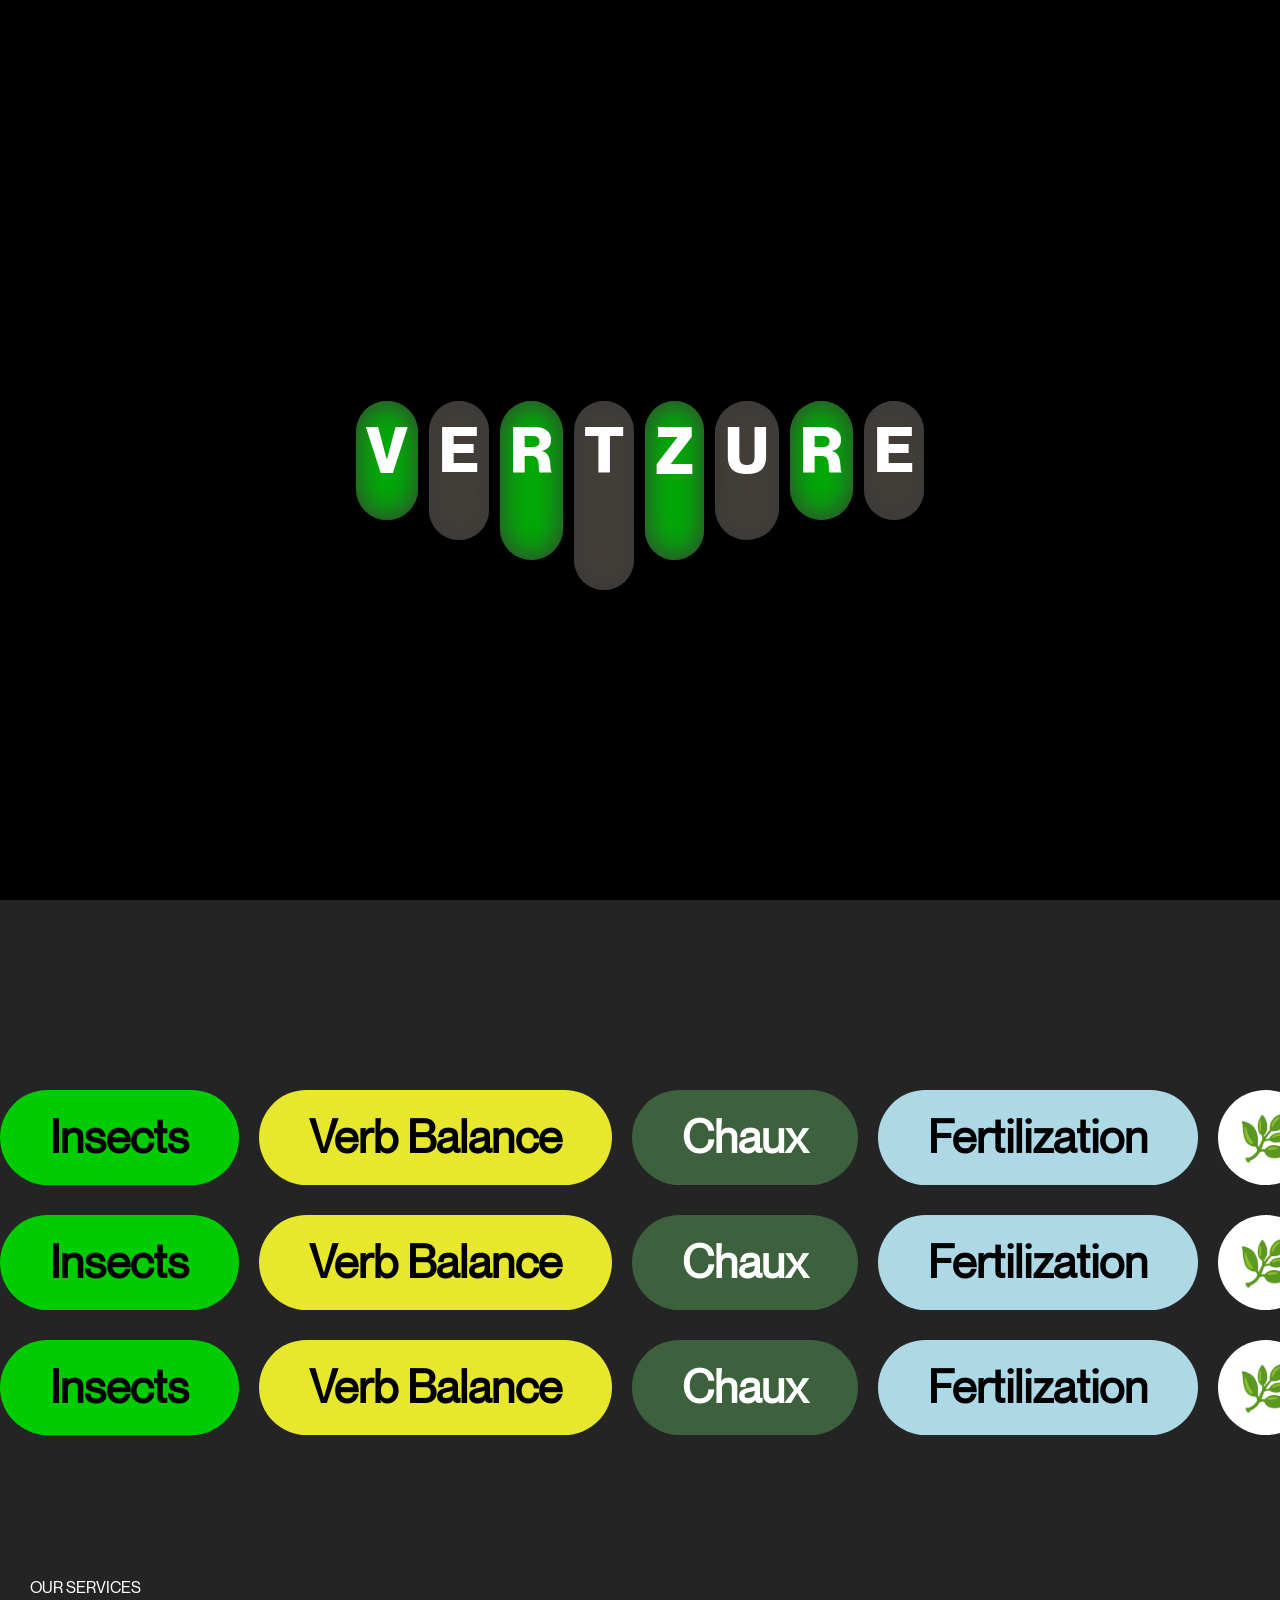
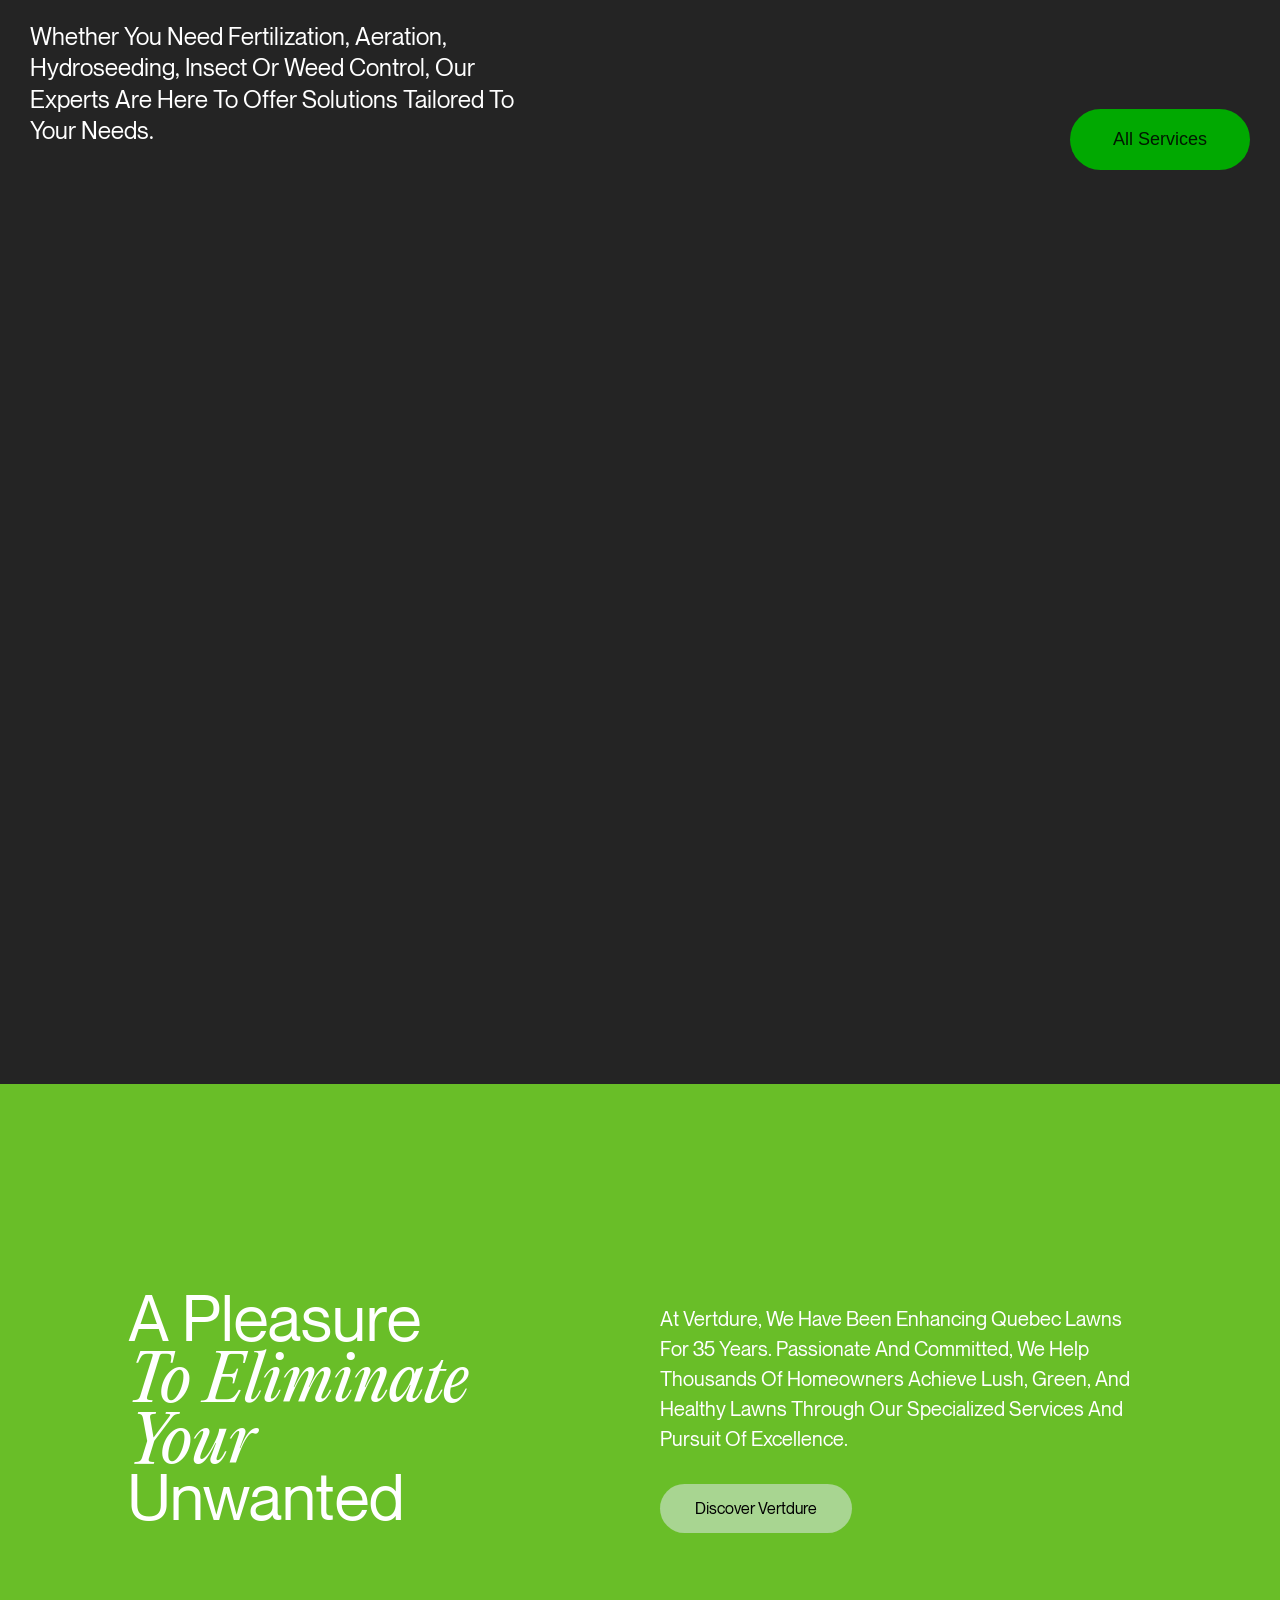
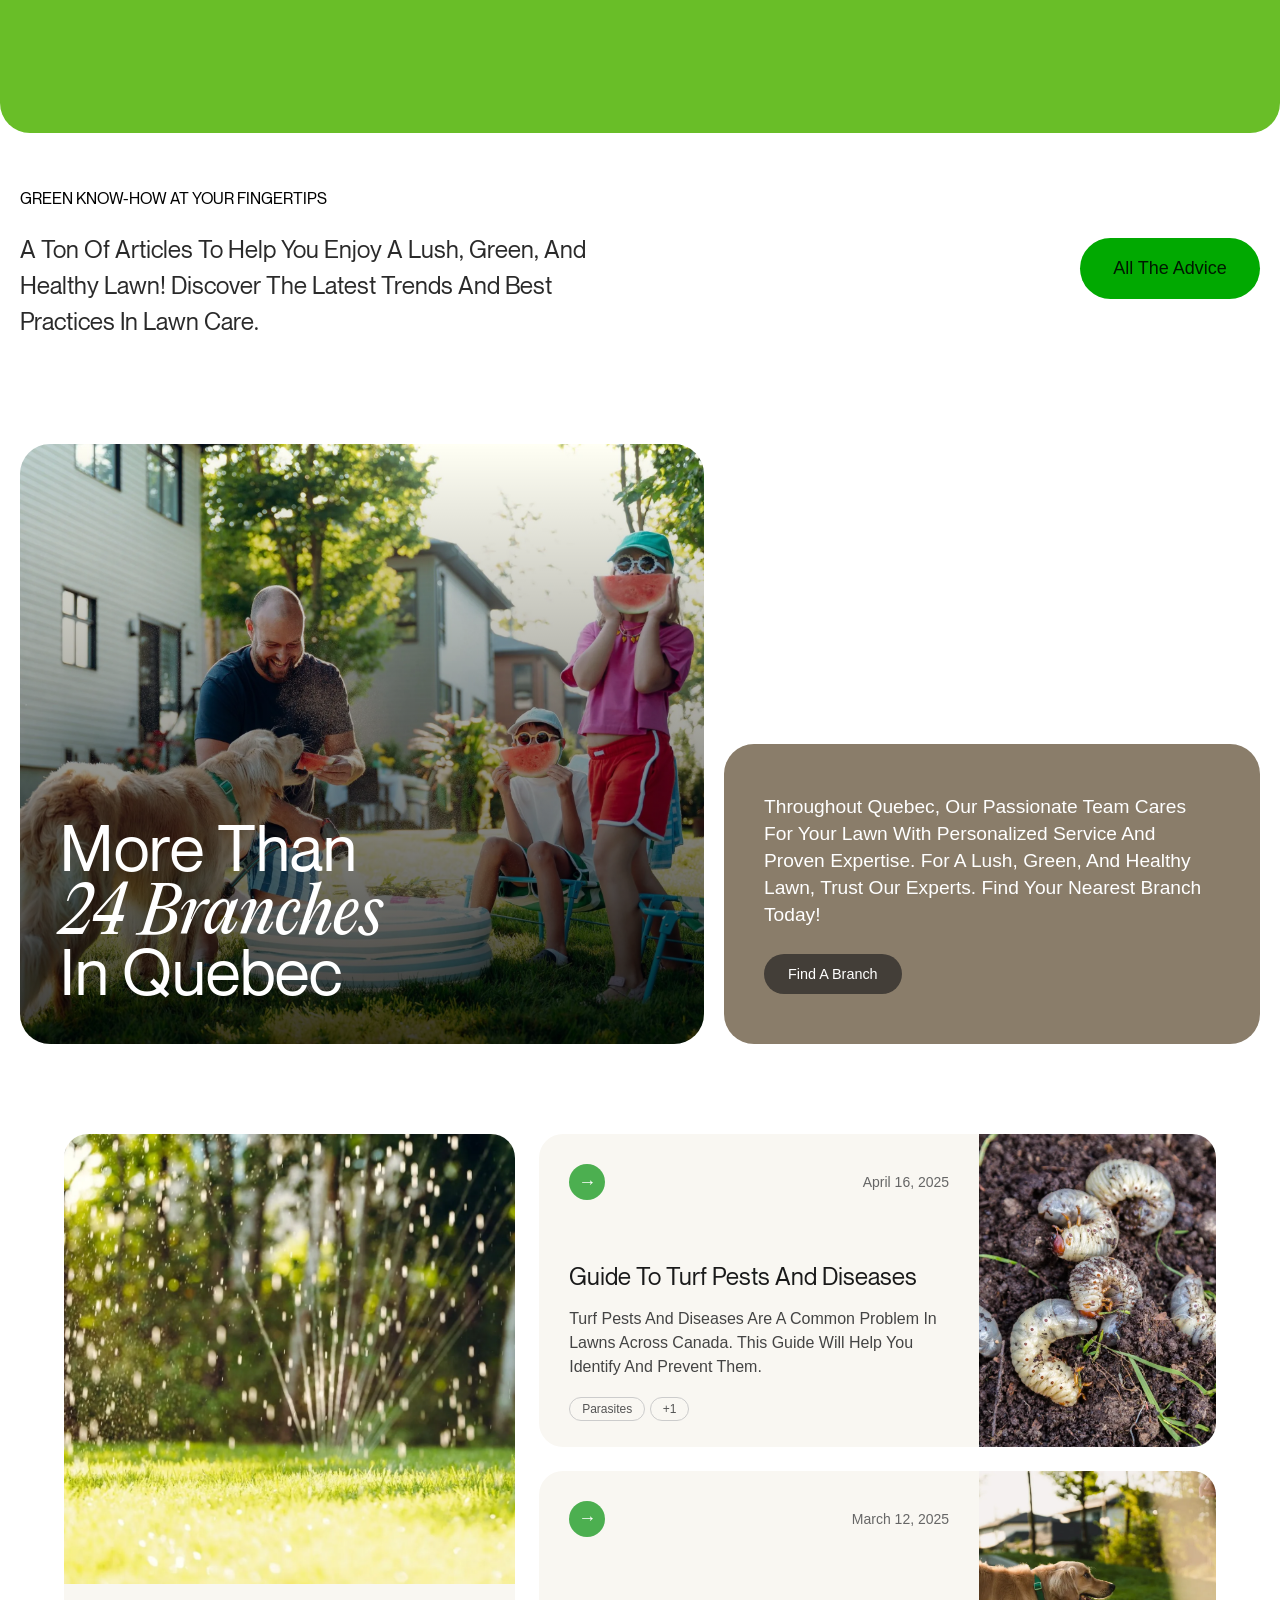
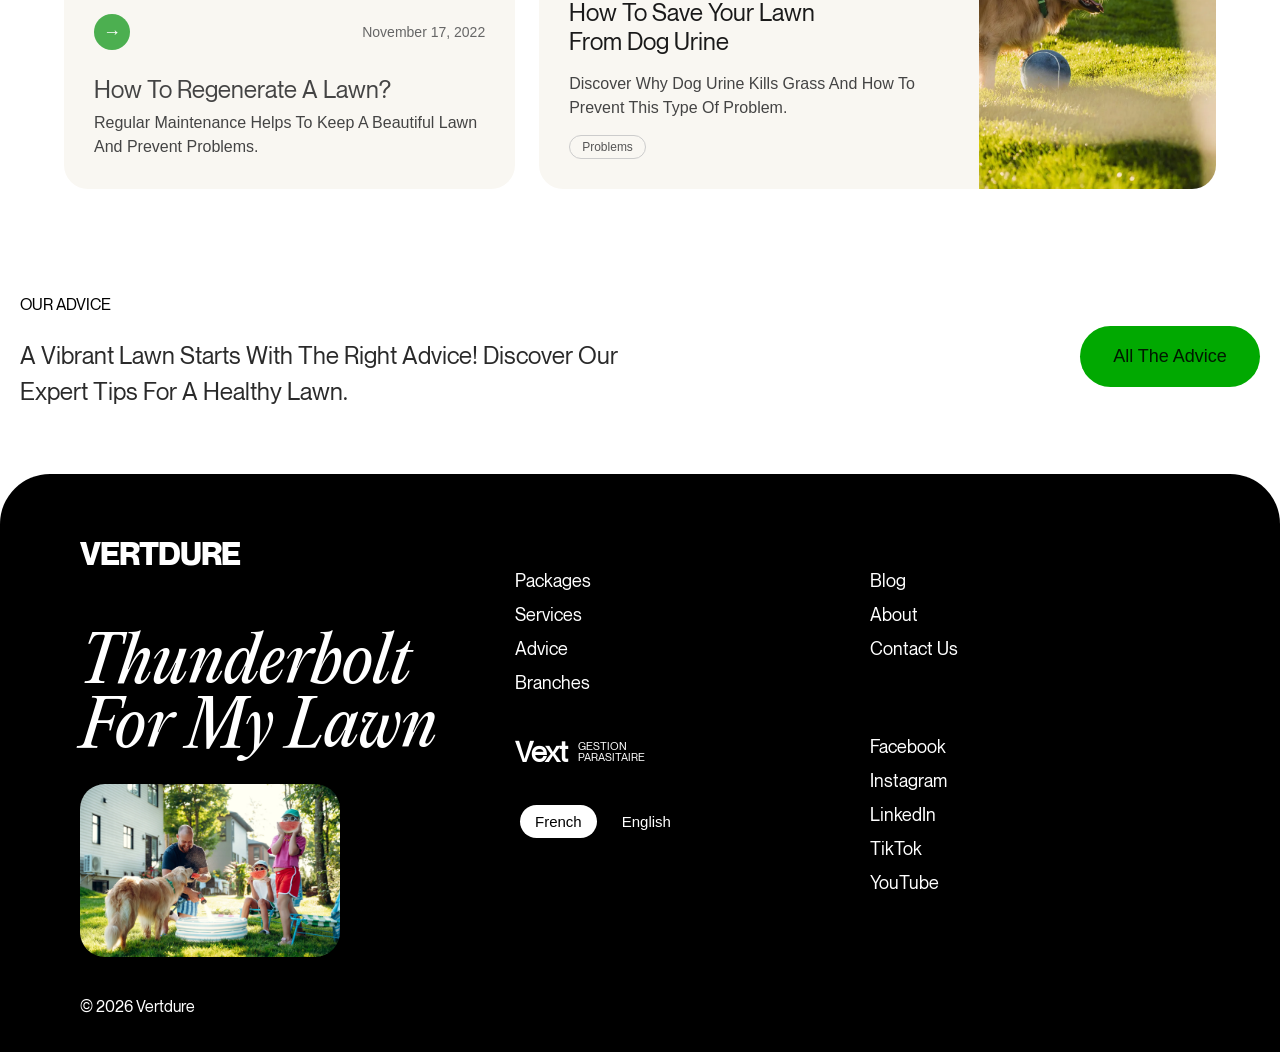
<file: index.html>
<!DOCTYPE html>
<html lang="en">

<head>
    <meta charset="UTF-8">
    <meta name="viewport" content="width=device-width, initial-scale=1.0">
    <title>VERTZURE</title>
    <link rel="stylesheet" href="Files/style.css">
    <link rel="stylesheet" href="Files/responsive.css">
      <link rel="stylesheet" href="https://unpkg.com/aos@next/dist/aos.css" />
</head>

<body>
    <main>
        
        <div class="intro">
            <div class="intro-container">
                <h1>
                    <span class="v">v</span>
                    <span class="e">e</span>
                    <span class="r">r</span>
                    <span class="t">t</span>
                    <span class="z">z</span>
                    <span class="u">u</span>
                    <span class="rr">r</span>
                    <span class="ee">e</span>
                </h1>
            </div>
        </div>

        <div class="page-1">
            <nav class="navbar">
                <div class="logo">
                    <a href="index.html">VERTZURE<span>®</span></a>
                </div>

                <div class="nav-container">
                    <ul class="nav-links">
                        <li><a href="Files/packages.html">Packages</a></li>
                        <li><a href="Files/services.html">Services</a></li>
                        <li id="tips">
                            <a href="#" style="display: flex; gap: 8px;">Tips <i class="chevron"></i></a>
                        </li>
                        <div class="tips-hover">
                            <li><a href="Files/questions.html">questions</a></li>
                            <li><a href="Files/problems.html">commom problems</a></li>
                        </div>
                        <li>
                            <a href="Files/branches.html">Locations <span class="plus"> +</span></a>
                        </li>
                    </ul>
                </div>

                <div class="nav-actions">
                    <div class="hamburger" id=" mobile-menu">
                        <span></span>
                        <span></span>
                        <span></span>
                    </div>
                    <div class="icon-circle">
                        <svg width="20" height="20" class="icon-i" viewBox="0 0 24 24" fill="none" stroke="currentColor"
                            stroke-width="2" stroke-linecap="round" stroke-linejoin="round">
                            <circle cx="9" cy="21" r="1"></circle>
                            <circle cx="20" cy="21" r="1"></circle>
                            <path d="M1 1h4l2.68 13.39a2 2 0 0 0 2 1.61h9.72a2 2 0 0 0 2-1.61L23 6H6"></path>
                        </svg>
                    </div>
                    <div class="icon-circle">
                        <svg width="20" height="20" class="icon-i" viewBox="0 0 24 24" fill="none" stroke="currentColor"
                            stroke-width="2" stroke-linecap="round" stroke-linejoin="round">
                            <path d="M20 21v-2a4 4 0 0 0-4-4H8a4 4 0 0 0-4 4v2"></path>
                            <circle cx="12" cy="7" r="4"></circle>
                        </svg>
                    </div>
                </div>

            </nav>

            <video id="main" autoplay loop muted>
                <source src="Files/content/Vertdure_Banie_re_SiteWeb_V5_VerySmall.mp4">
            </video>

            <div class="page-1-footer">
                <div class="page-1-footer-left">
                    <h1 class="fh1">Fall in love</h1>
                    <h1 class="sh1">with your lawn.</h1>
                    <button>view more</button>
                </div>
                <div class="page-1-footer-left">
                    <div class="insect-card">
                        <div class="card-text">
                            Insect problems? <br>
                            Say Bye Bye Bugs!
                        </div>

                        <div class="card-images">

                            <div class="feature-image">
                                <img src="Files/content/bee.webp" alt="Wasp">
                            </div>
                        </div>
                    </div>
                </div>
            </div>
        </div>
        <!-- page 1 ended -->

        <div class="page-2">
            <div class="animate-row animate-01">
                <div class="box" style="background-color: rgb(1, 203, 1);">Insects</div>
                <div class="box" style="background-color: rgb(231, 231, 46);">verb balance</div>
                <div class="box" style="background-color: rgb(61, 96, 61); color: white;">chaux</div>
                <div class="box" style="background-color: lightblue;">fertilization</div>
                <div class="round">🌿</div>
                <div class="box" style="background-color: rgb(1, 203, 1);">Insects</div>
                <div class="box" style="background-color: rgb(231, 231, 46);">verb balance</div>
                <div class="box" style="background-color: rgb(61, 96, 61); color: white;">chaux</div>
                <div class="box" style="background-color: lightblue;">fertilization</div>
                <div class="round">🌿</div>
            </div>

            <div class="animate-row animate-02">
                <div class="box" style="background-color: rgb(1, 203, 1);">Insects</div>
                <div class="box" style="background-color: rgb(231, 231, 46);">verb balance</div>
                <div class="box" style="background-color: rgb(61, 96, 61); color: white;">chaux</div>
                <div class="box" style="background-color: lightblue;">fertilization</div>
                <div class="round">🌿</div>
                <div class="box" style="background-color: rgb(1, 203, 1);">Insects</div>
                <div class="box" style="background-color: rgb(231, 231, 46);">verb balance</div>
                <div class="box" style="background-color: rgb(61, 96, 61); color: white;">chaux</div>
                <div class="box" style="background-color: lightblue;">fertilization</div>
                <div class="round">🌿</div>
            </div>

            <div class="animate-row animate-01">
                <div class="box" style="background-color: rgb(1, 203, 1);">Insects</div>
                <div class="box" style="background-color: rgb(231, 231, 46);">verb balance</div>
                <div class="box" style="background-color: rgb(61, 96, 61); color: white;">chaux</div>
                <div class="box" style="background-color: lightblue;">fertilization</div>
                <div class="round">🌿</div>
                <div class="box" style="background-color: rgb(1, 203, 1);">Insects</div>
                <div class="box" style="background-color: rgb(231, 231, 46);">verb balance</div>
                <div class="box" style="background-color: rgb(61, 96, 61); color: white;">chaux</div>
                <div class="box" style="background-color: lightblue;">fertilization</div>
                <div class="round">🌿</div>
            </div>
        </div>
        <!-- page 2 ended -->

        <div class="page-3">
            <div class="page-3-text">
                <h2>our services</h2>
                <p>Whether you need fertilization, aeration, hydroseeding, insect or weed control, our experts are here
                    to offer solutions tailored to your needs.</p>
            </div>
            <button>all services</button>
        </div>
        <!-- page 3 ended -->

        <div class="page-4">
            <div class="service-01" data-aos="zoom-out-up">
                <h2>aeration</h2>
                <div class="text">
                    <p>mechanical venitation</p>
                    <p>liquid earation</p>
                </div>
            </div>
            <div class="service-01" data-aos="zoom-out-up">
                <h2>controls</h2>
                <div class="text">
                    <p>veeds</p>
                    <p>insects</p>
                </div>
            </div>
            <div class="service-01" data-aos="zoom-out-up">
                <h2>laws fertilization</h2>
                <div class="text">
                    <p>fertilizer</p>
                </div>
            </div>
            <div class="service-01" data-aos="zoom-out-up">
                <h2>hydro seeding</h2>
                <div class="text">
                    <p>medow mouth</p>
                    <p>careal bug</p>
                    <p>fertilizer</p>
                </div>
            </div>
            <div class="service-01" data-aos="zoom-out-up">
                <h2>treatments</h2>
                <div class="text">
                    <p>lime</p>
                    <p>white worm</p>
                    <p>medow mouth</p>
                    <p>careal bug</p>
                    <p>shaft injection</p>
                </div>
            </div>
        </div>
        <!-- page 4 ended -->

        <div class="page-5">
            <section class="lawn-hero">

                <div class="hero-container">
                    <div class="hero-left">
                        <h1 class="hero-heading">
                            A pleasure <br>
                            <span class="italic-serif">to eliminate</span> <br>
                            <span class="italic-serif">your</span> <br>
                            unwanted
                            <span class="flower f1" data-aos="zoom-in" data-aos-duration="1000"><img src="Files/content/f1.png" alt=""></span>
                            <span class="flower f2"data-aos="zoom-in" data-aos-duration="1200"><img src="Files/content/f2.png" alt=""></span>
                            <span class="flower f3"data-aos="zoom-in" data-aos-duration="1100"><img src="Files/content/f3.png" alt=""></span>
                            <span class="flower f4"data-aos="zoom-in" data-aos-duration="1300"><img src="Files/content/f4.png" alt=""></span>
                            <span class="flower f5"data-aos="zoom-in" data-aos-duration="500"><img src="Files/content/f3.png" alt=""></span>


                        </h1>
                    </div>



                    <div class="hero-right">
                        <p class="hero-desc">
                            At Vertdure, we have been enhancing Quebec lawns for 35 years.
                            Passionate and committed, we help thousands of homeowners achieve
                            lush, green, and healthy lawns through our specialized services
                            and pursuit of excellence.
                        </p>
                        <a href="#"class="btn-discover">Discover Vertdure</a>
                    </div>
                </div>
            </section>
        </div>




        <section class="our-advice-section">
            <div class="advice-head">
                <div class="advice-left">
                    <p>Green know-how at your fingertips
                    </p>
                    <p class="advice">A ton of articles to help you enjoy a lush, green, and  healthy lawn! Discover
                        the latest trends and best  practices in lawn care.</p>
                </div>
                <div class="advice-left">
                    <button>all the advice</button>
                </div>
            </div>
        </section>


        <div class="branch-promo-section">
            <div class="promo-image-box">
                <div class="promo-image-content">
                    <h2>More than <br><span class="italic-serif">24 branches</span> <br>in Quebec</h2>
                </div>
            </div>

            <div class="promo-info-card">
                <p>Throughout Quebec, our passionate team cares for your lawn with personalized service and proven
                    expertise. For a lush, green, and healthy lawn, trust our experts. Find your nearest branch today!
                </p>
                <a href="#" class="branch-btn">Find a branch</a>
            </div>
        </div>




        <section class="blog-section">
            <div class="grid-container">

                <article class="card card-vertical">
                    <div class="card-img-wrapper">
                        <img src="Files/content/grd3.webp" alt="Lawn sprinkler">
                    </div>
                    <div class="card-body">
                        <div class="card-meta">
                            <div class="arrow-btn">→</div>
                            <span class="date">November 17, 2022</span>
                        </div>
                        <p class="h3">How to regenerate a lawn?</p>
                        <p>Regular maintenance helps to keep a beautiful lawn and prevent problems.</p>

                    </div>
                </article>

                <article class="card card-horizontal">
                    <div class="card-body">
                        <div class="card-meta">
                            <div class="arrow-btn">→</div>
                            <span class="date">April 16, 2025</span>
                        </div>
                        <div class="last">
                            <p class="p">Guide to Turf Pests and Diseases</p>
                            <p>Turf pests and diseases are a common problem in lawns across Canada. This guide will help
                                you identify and prevent them.</p>
                            <div class="tags">
                                <span class="tag">Parasites</span>
                                <span class="tag">+1</span>
                            </div>
                        </div>
                    </div>
                    <div class="card-img-wrapper">
                        <img src="Files/content/grd1.webp" alt="Turf pests">
                    </div>
                </article>

                <article class="card card-horizontal">
                    <div class="card-body">
                        <div class="card-meta">
                            <div class="arrow-btn">→</div>
                            <span class="date">March 12, 2025</span>
                        </div>
                        <div class="last">
                            <p class="p">How to save your lawn <br> from dog urine</p>
                            <p>Discover why dog urine kills grass and how to prevent this type of problem.</p>
                            <span class="tag">problems</span>
                        </div>

                    </div>
                    <div class="card-img-wrapper">
                        <img src="Files/content/grd2.webp" alt="Dog on lawn">
                    </div>
                </article>

            </div>
        </section>


        <section class="our-advice-section">
            <div class="advice-head">
                <div class="advice-left">
                    <p>our advice</p>
                    <p class="advice">A vibrant lawn starts with the right advice! Discover our expert tips for a
                        healthy lawn.</p>
                </div>
                <div class="advice-left">
                    <button>all the advice</button>
                </div>
            </div>
        </section>




        <footer class="site-footer">
            <div class="footer-container">

                <div class="footer-col brand-col">
                    <div class="footer-logo"><a href="index.html">VERT<span class="drop">D</span>URE</a></div>
                    <h2 class="footer-headline">Thunderbolt<br>for my lawn</h2>
                    <div class="footer-image-box">
                        <img src="Files/content/dog.webp" alt="Family enjoying lawn">
                    </div>
                </div>

                


                    <div class="footer-col">
                        <nav class="footer-nav">
                            <ul>
                                <li><a href="Files/packages.html">Packages</a></li>
                                <li><a href="Files/services.html">Services</a></li>
                                <li><a href="Files/questions.html">Advice</a></li>
                                <li><a href="Files/branches.html">Branches</a></li>
                            </ul>
                        </nav>

                        <div class="vext-brand">
                            <span class="vext-logo">vext</span>
                            <span class="vext-tagline">Gestion<br>parasitaire</span>
                        </div>

                        <div class="lang-toggle">
                            <button class="lang-btn active">French</button>
                            <button class="lang-btn">English</button>
                        </div>
                    </div>

                    <div class="footer-col">
                        <nav class="footer-nav">
                            <ul>
                                <li><a href="#">Blog</a></li>
                                <li><a href="#">About</a></li>
                                <li><a href="#">Contact us</a></li>
                            </ul>
                        </nav>

                        <nav class="social-nav">
                            <ul>
                                <li><a href="https://www.facebook.com/vertzure" target="_blank" rel="noopener noreferrer">Facebook</a></li>
                                <li><a href="https://www.instagram.com/vertzure" target="_blank" rel="noopener noreferrer">Instagram</a></li>
                                <li><a href="https://www.linkedin.com/company/vertzure" target="_blank" rel="noopener noreferrer">LinkedIn</a></li>
                                <li><a href="https://www.tiktok.com/@vertzure" target="_blank" rel="noopener noreferrer">TikTok</a></li>
                                <li><a href="https://www.youtube.com/@vertzure" target="_blank" rel="noopener noreferrer">YouTube</a></li>
                            </ul>
                        </nav>
                    </div>
            </div>

            <div class="footer-bottom">
                <p>&copy; 2026 Vertdure</p>
            </div>
        </footer>
    </main>

    <script src="Files/script.js"></script>
      <script src="https://unpkg.com/aos@next/dist/aos.js"></script>
  <script>
    AOS.init();
  </script>
</body>

</html>
</file>
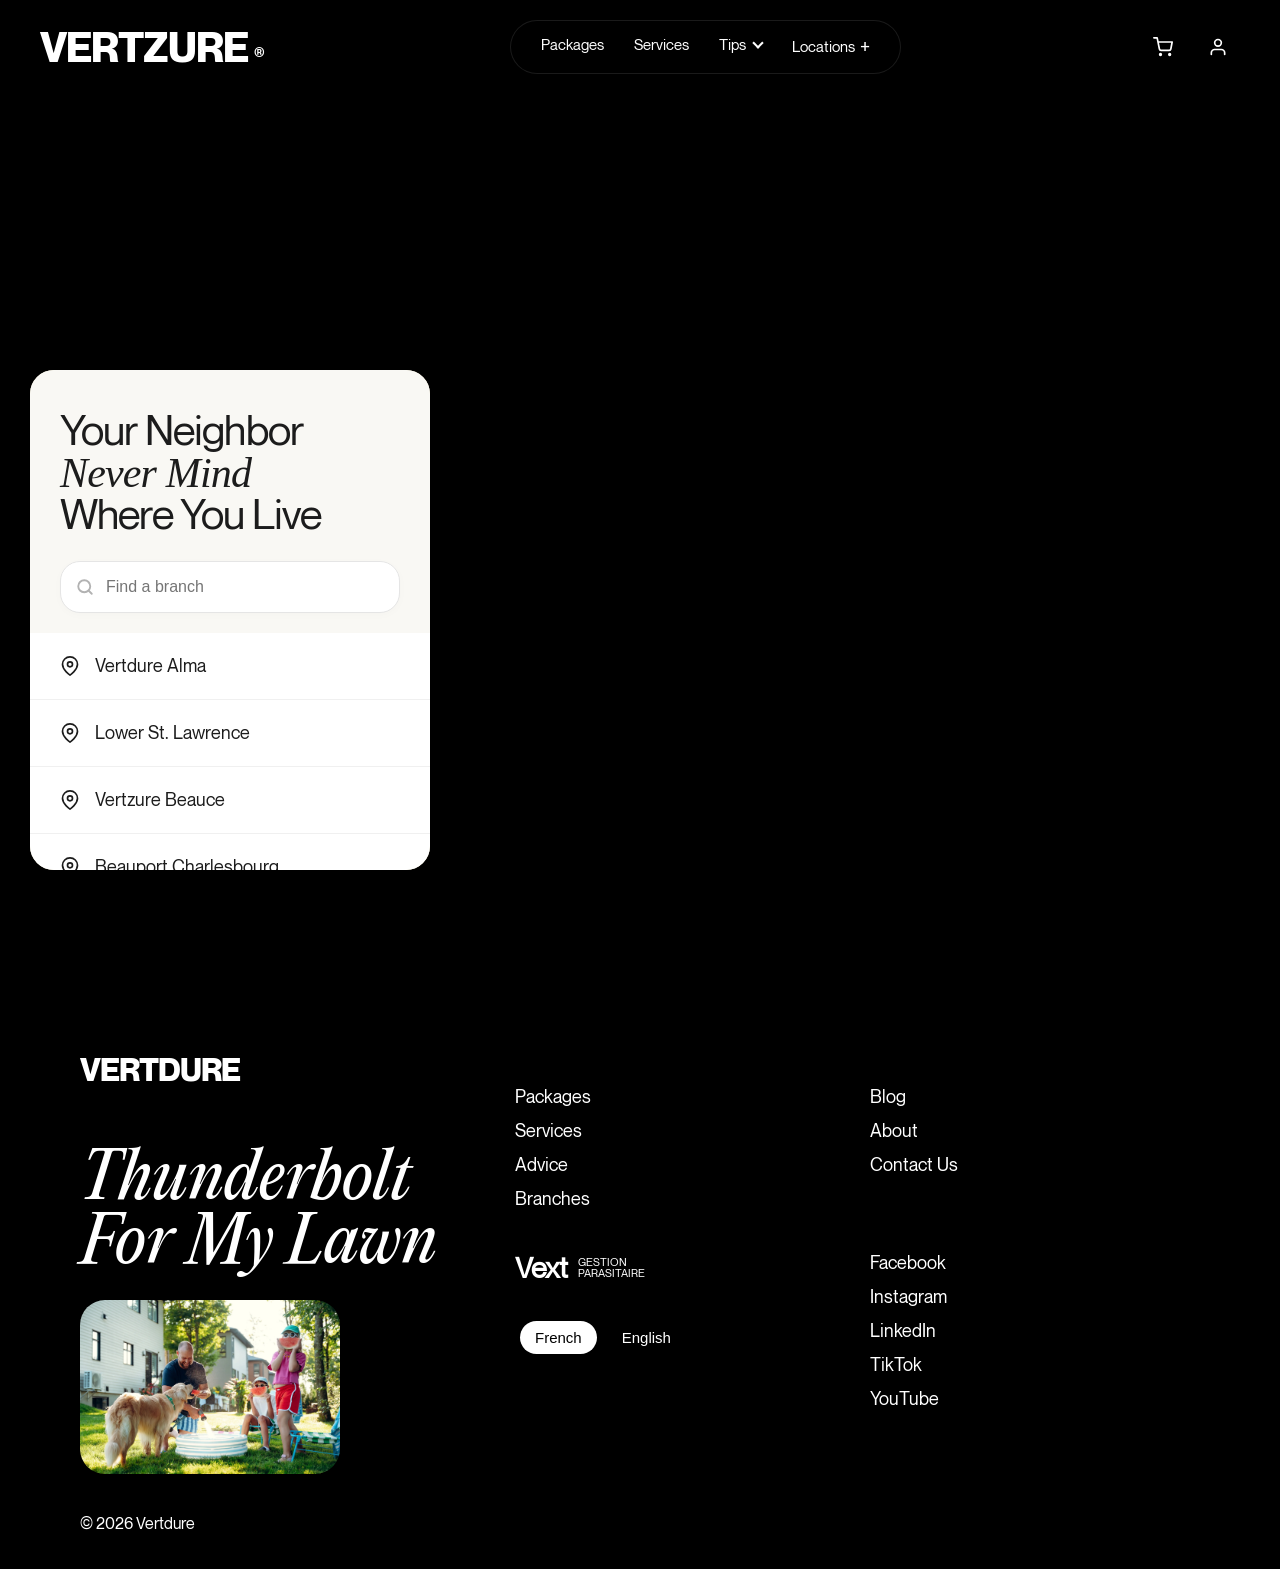
<file: Files/branches.html>
<!DOCTYPE html>
<html lang="en">

<head>
    <meta charset="UTF-8">
    <meta name="viewport" content="width=device-width, initial-scale=1.0">
    <title>Vertdure-Branches</title>
    <link rel="stylesheet" href="style.css">
    <link rel="stylesheet" href="responsive.css">
    <style>
        .map {
            width: 100%;
            height: 100vh;
            object-fit: cover;
            position: relative;
        }
        body{
            background-color: #000000;
        }

        #map {
            width: 100%;
            height: 100vh;
           filter: brightness(.9);
           background-color: black;
        }
        .page-1{
            background-color: black;
        }

        .location-card {
            position: absolute;
            bottom: 30px;
            left: 30px;
            width: 100%;
            max-width: 400px;
            height: 500px;
            background-color: #faf1d2;
            border-radius: 24px;
            box-shadow: 0 8px 30px rgba(0, 0, 0, 0.08);
            overflow: hidden;
            display: flex;
            flex-direction: column;
        }

        /* --- FIXED HEADER --- */
        .card-header {
            padding: 40px 30px 20px 30px;
            background-color: #F9F8F4;
            flex-shrink: 0;
            /* Prevents header from collapsing */
            z-index: 10;
        }

        .header-title {
            font-size: 42px;
            line-height: 1;
            color: #1c1c1c;
            margin: 0 0 25px 0;
            font-weight: 400;
            letter-spacing: -0.02em;
        }

        /* The 'never mind' italic serif font */
        .serif-italic {
            font-family: 'Playfair Display', serif;
            font-style: italic;
            font-weight: 500;
            display: block;
            /* Forces it to its own line if needed, or remove for inline */
        }

        /* Search Bar Input */
        .search-container {
            position: relative;
        }

        .search-input {
            width: 100%;
            padding: 16px 20px 16px 45px;
            font-size: 16px;
            border: 1px solid #E5E5E5;
            border-radius: 20px;
            /* Pill shape */
            outline: none;
            color: #333;
            background: #fff;
            font-family: 'Inter', sans-serif;
            box-shadow: 0 2px 10px rgba(0, 0, 0, 0.02);
            transition: box-shadow 0.2s;
        }

        .search-input:focus {
            box-shadow: 0 4px 15px rgba(0, 0, 0, 0.05);
            border-color: #ccc;
        }

        .search-icon {
            position: absolute;
            left: 16px;
            top: 50%;
            transform: translateY(-50%);
            width: 18px;
            height: 18px;
            opacity: 0.3;
        }

        .location-list {
            background-color: #fff;
            /* flex-grow: 1; */
            overflow-y: auto;
            padding: 0;
            margin: 0;
            list-style: none;
        }

        .list-item {
            display: flex;
            align-items: center;
            padding: 22px 30px;
            border-bottom: 1px solid #f0f0f0;
            cursor: pointer;
            transition: background-color 0.2s;
            font-size: 18px;
            color: #1c1c1c;
        }

        .list-item:hover {
            background-color: #f9f9f9;
        }

        .pin-icon {
            margin-right: 15px;
            width: 20px;
            height: 20px;
        }

        /* Scrollbar styling for Webkit (Chrome/Safari) to look cleaner */
        .location-list::-webkit-scrollbar {
            width: 6px;
        }

        .logo{
            color: #1c1c1c;
        }
 
        @media(max-width:850px){
           
            .location-card{
                position: relative;
                top: -200px;
                left: 50%;
                transform: translate(-50%);
                max-width: 90%;
                
            }
            .site-footer{
            position: relative;
            top: 300px;
        }
        }
        
    </style>
</head>

<body>
    <div class="page-1">
        <nav class="navbar">
             <div class="logo">
                    <a href="../index.html">VERTZURE<span>®</span></a>
                </div>

            <div class="nav-container">
                <ul class="nav-links">
                    <li><a href="packages.html">Packages</a></li>
                    <li><a href="services.html">Services</a></li>
                    <li id="tips">
                        <a href="#" style="display: flex; gap: 8px;">Tips <i class="chevron"></i></a>
                    </li>
                      <div class="tips-hover">
                            <li><a href="questions.html">questions</a></li>
                        <li><a href="problems.html">commom problems</a></li>
                        </div>
                    <li>
                        <a href="branches.html">Locations <span class="plus"> +</span></a>
                    </li>
                </ul>
            </div>

            <div class="nav-actions">
                <div class="hamburger" id="mobile-menu">
                    <span></span>
                    <span></span>
                    <span></span>
                </div>
                <div class="icon-circle">
                    <svg width="20" height="20" class="icon-i" viewBox="0 0 24 24" fill="none" stroke="currentColor" stroke-width="2"
                        stroke-linecap="round" stroke-linejoin="round">
                        <circle cx="9" cy="21" r="1"></circle>
                        <circle cx="20" cy="21" r="1"></circle>
                        <path d="M1 1h4l2.68 13.39a2 2 0 0 0 2 1.61h9.72a2 2 0 0 0 2-1.61L23 6H6"></path>
                    </svg>
                </div>
                <div class="icon-circle">
                    <svg width="20" height="20" class="icon-i" viewBox="0 0 24 24" fill="none" stroke="currentColor" stroke-width="2"
                        stroke-linecap="round" stroke-linejoin="round">
                        <path d="M20 21v-2a4 4 0 0 0-4-4H8a4 4 0 0 0-4 4v2"></path>
                        <circle cx="12" cy="7" r="4"></circle>
                    </svg>
                </div>
            </div>
        </nav>


        <div class="map">
            <iframe id="map"
                src="https://www.google.com/maps/embed?pb=!1m16!1m12!1m3!1d2833169.3261545952!2d-76.07304879122114!3d46.0956231921!2m3!1f0!2f0!3f0!3m2!1i1024!2i768!4f13.1!2m1!1svertdure!5e0!3m2!1sen!2s!4v1770382349940!5m2!1sen!2s"
                width="600" height="450" style="border:0;" allowfullscreen="" loading="lazy"
                referrerpolicy="no-referrer-when-downgrade"></iframe>
        </div>

        <div class="location-card">
            <div class="card-header">
                <h1 class="header-title">
                    Your neighbor
                    <span class="serif-italic">never mind</span>
                    where you live
                </h1>

                <div class="search-container">
                    <svg class="search-icon" viewBox="0 0 24 24" fill="none" stroke="currentColor" stroke-width="2.5"
                        stroke-linecap="round" stroke-linejoin="round">
                        <circle cx="11" cy="11" r="8"></circle>
                        <line x1="21" y1="21" x2="16.65" y2="16.65"></line>
                    </svg>
                    <input type="text" class="search-input" placeholder="Find a branch">
                </div>
            </div>

            <ul class="location-list">
                <li class="list-item">
                    <svg class="pin-icon" viewBox="0 0 24 24" fill="none" stroke="currentColor" stroke-width="2"
                        stroke-linecap="round" stroke-linejoin="round">
                        <path d="M21 10c0 7-9 13-9 13s-9-6-9-13a9 9 0 0 1 18 0z"></path>
                        <circle cx="12" cy="10" r="3"></circle>
                    </svg>
                    vertdure Alma
                </li>
                <li class="list-item">
                    <svg class="pin-icon" viewBox="0 0 24 24" fill="none" stroke="currentColor" stroke-width="2"
                        stroke-linecap="round" stroke-linejoin="round">
                        <path d="M21 10c0 7-9 13-9 13s-9-6-9-13a9 9 0 0 1 18 0z"></path>
                        <circle cx="12" cy="10" r="3"></circle>
                    </svg>
                    Lower St. Lawrence
                </li>
                <li class="list-item">
                    <svg class="pin-icon" viewBox="0 0 24 24" fill="none" stroke="currentColor" stroke-width="2"
                        stroke-linecap="round" stroke-linejoin="round">
                        <path d="M21 10c0 7-9 13-9 13s-9-6-9-13a9 9 0 0 1 18 0z"></path>
                        <circle cx="12" cy="10" r="3"></circle>
                    </svg>
                   vertzure Beauce
                </li>
                <li class="list-item">
                    <svg class="pin-icon" viewBox="0 0 24 24" fill="none" stroke="currentColor" stroke-width="2"
                        stroke-linecap="round" stroke-linejoin="round">
                        <path d="M21 10c0 7-9 13-9 13s-9-6-9-13a9 9 0 0 1 18 0z"></path>
                        <circle cx="12" cy="10" r="3"></circle>
                    </svg>
                    Beauport Charlesbourg
                </li>
                <li class="list-item">
                    <svg class="pin-icon" viewBox="0 0 24 24" fill="none" stroke="currentColor" stroke-width="2"
                        stroke-linecap="round" stroke-linejoin="round">
                        <path d="M21 10c0 7-9 13-9 13s-9-6-9-13a9 9 0 0 1 18 0z"></path>
                        <circle cx="12" cy="10" r="3"></circle>
                    </svg>
                    Gatineau
                </li>
                <li class="list-item">
                    <svg class="pin-icon" viewBox="0 0 24 24" fill="none" stroke="currentColor" stroke-width="2"
                        stroke-linecap="round" stroke-linejoin="round">
                        <path d="M21 10c0 7-9 13-9 13s-9-6-9-13a9 9 0 0 1 18 0z"></path>
                        <circle cx="12" cy="10" r="3"></circle>
                    </svg>
                    Montreal
                </li>
                <li class="list-item">
                    <svg class="pin-icon" viewBox="0 0 24 24" fill="none" stroke="currentColor" stroke-width="2"
                        stroke-linecap="round" stroke-linejoin="round">
                        <path d="M21 10c0 7-9 13-9 13s-9-6-9-13a9 9 0 0 1 18 0z"></path>
                        <circle cx="12" cy="10" r="3"></circle>
                    </svg>
                    Sherbrooke
                </li>
            </ul>
        </div>
    </div>

        <footer class="site-footer">
            <div class="footer-container">

                <div class="footer-col brand-col">
                    <div class="footer-logo"><a href="../index.html">VERT<span class="drop">D</span>URE</a></div>
                    <h2 class="footer-headline">Thunderbolt<br>for my lawn</h2>
                    <div class="footer-image-box">
                        <img src="content/dog.webp" alt="Family enjoying lawn">
                    </div>
                </div>

                


                    <div class="footer-col">
                        <nav class="footer-nav">
                            <ul>
                                <li><a href="packages.html">Packages</a></li>
                                <li><a href="services.html">Services</a></li>
                                <li><a href="questions.html">Advice</a></li>
                                <li><a href="branches.html">Branches</a></li>
                            </ul>
                        </nav>

                        <div class="vext-brand">
                            <span class="vext-logo">vext</span>
                            <span class="vext-tagline">Gestion<br>parasitaire</span>
                        </div>

                        <div class="lang-toggle">
                            <button class="lang-btn active">French</button>
                            <button class="lang-btn">English</button>
                        </div>
                    </div>

                    <div class="footer-col">
                        <nav class="footer-nav">
                            <ul>
                                <li><a href="#">Blog</a></li>
                                <li><a href="#">About</a></li>
                                <li><a href="#">Contact us</a></li>
                            </ul>
                        </nav>

                        <nav class="social-nav">
                            <ul>
                                <li><a href="https://www.facebook.com/vertzure" target="_blank" rel="noopener noreferrer">Facebook</a></li>
                                <li><a href="https://www.instagram.com/vertzure" target="_blank" rel="noopener noreferrer">Instagram</a></li>
                                <li><a href="https://www.linkedin.com/company/vertzure" target="_blank" rel="noopener noreferrer">LinkedIn</a></li>
                                <li><a href="https://www.tiktok.com/@vertzure" target="_blank" rel="noopener noreferrer">TikTok</a></li>
                                <li><a href="https://www.youtube.com/@vertzure" target="_blank" rel="noopener noreferrer">YouTube</a></li>
                            </ul>
                        </nav>
                    </div>
            </div>

            <div class="footer-bottom">
                <p>&copy; 2026 Vertdure</p>
            </div>
        </footer>

<script src="script.js"></script>
</body>

</html>
</file>
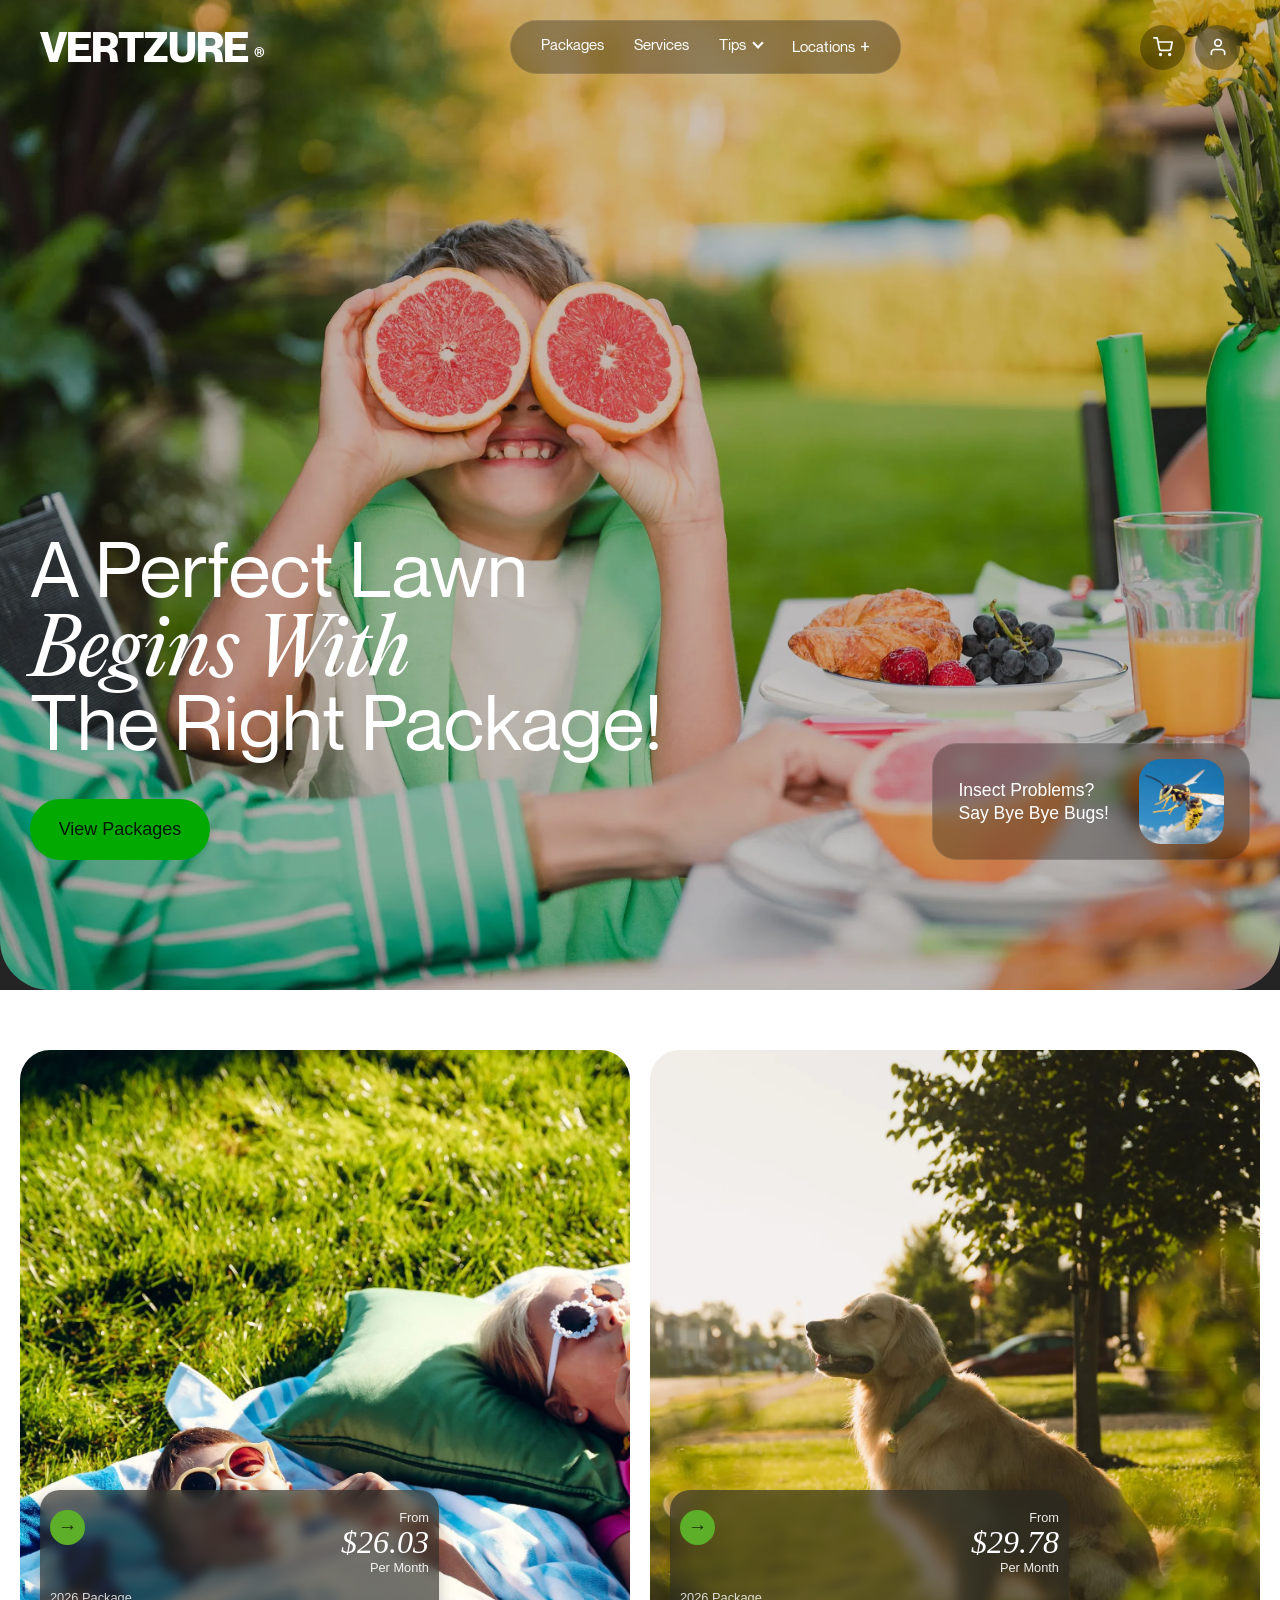
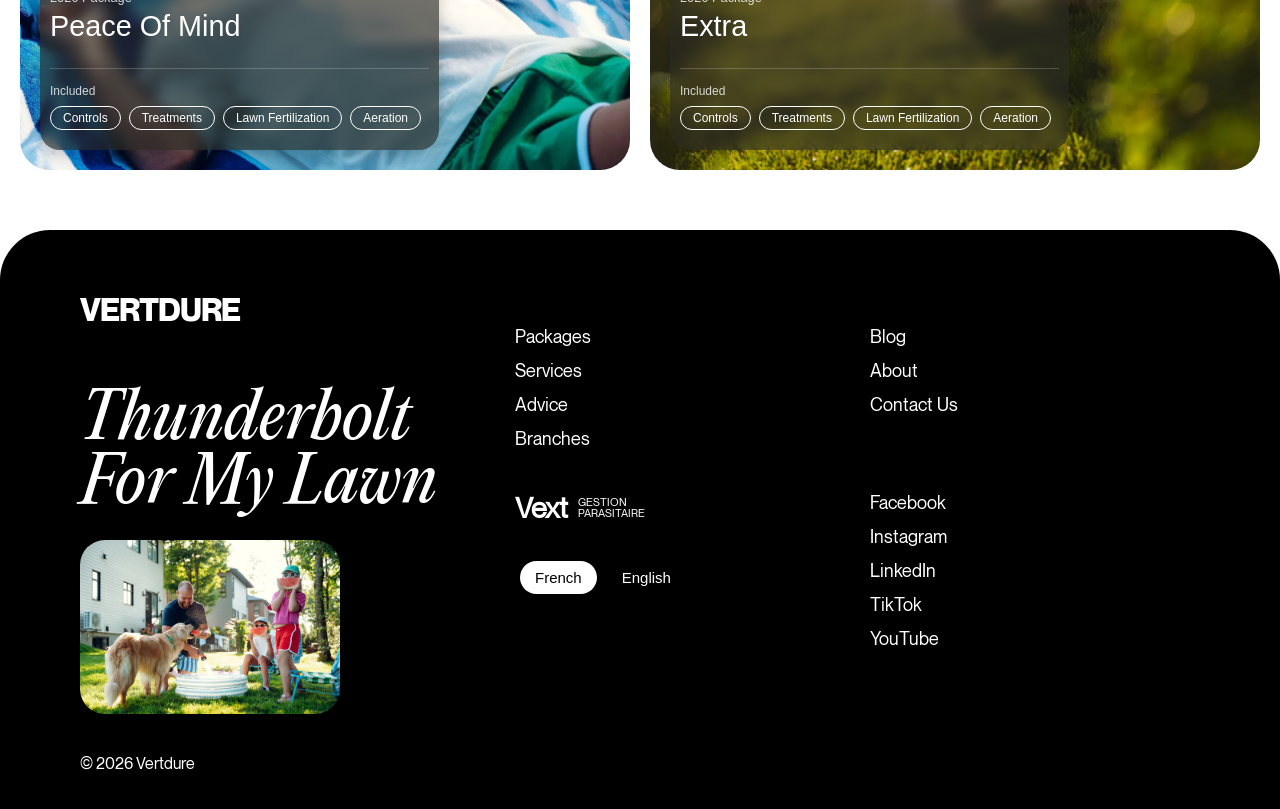
<file: Files/packages.html>
<!DOCTYPE html>
<html lang="en">
<head>
    <meta charset="UTF-8">
    <meta name="viewport" content="width=device-width, initial-scale=1.0">
    <title>Verdure-Package</title>
    <link rel="stylesheet" href="style.css">
    <link rel="stylesheet" href="responsive.css">
    <style>
        .page-1 #main{
            width: 100%;
            height: 110vh;
            object-fit: cover;
            border-bottom-left-radius: 50px;
            border-bottom-right-radius: 50px;
            filter: brightness(.8);
        }
        .page-1{
               background-color: rgb(36, 36, 36);

        height: 110vh;
        width: 100%;
    
    }
    @media(max-width:850px){
        .page-1 #main{
            height: 45vh;
        }
    }

        /* Container Layout */
.packages-section {
    margin: 40px auto;
    display: flex;
    gap: 20px;
    padding: 20px;
    font-family: Arial, sans-serif;
    justify-content: center;
    flex-wrap: wrap; /* Wraps on mobile */
}

/* Base Card Styling */
.package-card {
    flex: 1;
    min-width: 300px; /* Prevents squishing */
    max-width: 700px;
    height: 80vh;
    border-radius: 30px;
    position: relative;
    background-size: cover;
    background-position: center;
    overflow: hidden;
    display: flex;
    align-items: flex-end;
    padding: 20px;
    cursor: pointer;
}

.card-1 {
    background-image: url('content/p1.webp'); 
}

.card-2 {
    background-image: url('content/p2.webp');
}

.package-card:hover .package-overlay{
    width: 80%;
}


.package-overlay {
    width: 70%;
    min-height: 250px;
    background: rgba(40, 40, 35, 0.65); 
    backdrop-filter: blur(6px); 
    -webkit-backdrop-filter: blur(10px); 
    border-radius: 20px;
    padding: 20px 10px;
    color: white;
    transition: .5s;
    box-shadow: 0 4px 15px rgba(0,0,0,0.2);
}

.overlay-top {
    display: flex;
    justify-content: space-between;
    align-items: flex-start;
    margin-bottom: 15px;
}

.arrow-btn {
    display: flex;
    align-items: center;
    justify-content: center;
    width: 35px;
    height: 35px;
    background-color: #5dae28; 
    color: #1a330a;
    border-radius: 50%;
    text-decoration: none;
    font-size: 1.2rem;
    font-weight: bold;
    transition: transform 0.2s;
}

.arrow-btn:hover {
    transform: scale(1.1);
}

.price-box {
    text-align: right;
}

.price-label, .price-period {
    display: block;
    font-size: 0.8rem;
    opacity: 0.9;
}

.price-amount {
    display: block;
    font-family: "Times New Roman", serif; /* Matching the serif style */
    font-style: italic;
    font-size: 2rem;
    line-height: 1.1;
}

/* Middle Section: Titles */
.overlay-body {
    margin-bottom: 25px;
}

.year-label {
    font-size: 0.8rem;
    opacity: 0.8;
    display: block;
    margin-bottom: 5px;
}

.overlay-body h3 {
    margin: 0;
    font-size: 1.8rem;
    font-weight: 400;
}

/* Footer: Tags */
.overlay-footer {
    border-top: 1px solid rgba(255,255,255,0.2);
    padding-top: 15px;
}

.included-label {
    font-size: 0.75rem;
    display: block;
    margin-bottom: 8px;
    opacity: 0.8;
}

.tags-container {
    display: flex;
    flex-wrap: wrap;
    gap: 8px;
}

.tag {
    font-size: 0.75rem;
    border: 1px solid white;
    color: white;
    padding: 4px 12px;
    border-radius: 20px;
    background: transparent;
}

/* Mobile Responsiveness */
@media (max-width: 768px) {
    .packages-section {
        flex-direction: column;
    }
    .package-card {
        height: 450px;
    }
}
    </style>
</head>
<body>
     <div class="page-1">
            <nav class="navbar">
                 <div class="logo">
                    <a href="../index.html">VERTZURE<span>®</span></a>
                </div>

                <div class="nav-container">
                    <ul class="nav-links">
                        <li><a href="packages.html">Packages</a></li>
                        <li><a href="services.html">Services</a></li>
                        <li id="tips">
                            <a href="#" style="display: flex; gap: 8px;">Tips <i class="chevron"></i></a>
                        </li>
                          <div class="tips-hover">
                            <li><a href="questions.html">questions</a></li>
                            <li><a href="problems.html">commom problems</a></li>
                        </div>
                        <li>
                            <a href="branches.html">Locations <span class="plus"> +</span></a>
                        </li>
                    </ul>
                </div>

                <div class="nav-actions">
                    <div class="hamburger" id="mobile-menu">
                        <span></span>
                        <span></span>
                        <span></span>
                    </div>
                    <div class="icon-circle">
                        <svg width="20" height="20" class="icon-i" viewBox="0 0 24 24" fill="none" stroke="currentColor"
                            stroke-width="2" stroke-linecap="round" stroke-linejoin="round">
                            <circle cx="9" cy="21" r="1"></circle>
                            <circle cx="20" cy="21" r="1"></circle>
                            <path d="M1 1h4l2.68 13.39a2 2 0 0 0 2 1.61h9.72a2 2 0 0 0 2-1.61L23 6H6"></path>
                        </svg>
                    </div>
                    <div class="icon-circle">
                        <svg width="20" height="20" class="icon-i" viewBox="0 0 24 24" fill="none" stroke="currentColor"
                            stroke-width="2" stroke-linecap="round" stroke-linejoin="round">
                            <path d="M20 21v-2a4 4 0 0 0-4-4H8a4 4 0 0 0-4 4v2"></path>
                            <circle cx="12" cy="7" r="4"></circle>
                        </svg>
                    </div>
                </div>
            </nav>

            <img  id="main" src="content/package.webp" alt="">

            <div class="page-1-footer">
                <div class="page-1-footer-left">
                    <h1 class="sh1">A perfect lawn</h1>
                    <h1 class="fh1">begins with</h1>
                    <h1 class="sh1">The right package!</h1>

                    <button>view packages</button>
                </div>
                <div class="page-1-footer-left">
                    <div class="insect-card">
                        <div class="card-text">
                            Insect problems? <br>
                            Say Bye Bye Bugs!
                        </div>

                        <div class="card-images">

                            <div class="feature-image">
                                <img src="content/bee.webp" alt="Wasp">
                            </div>
                        </div>
                    </div>
                </div>
            </div>
        </div>



        <section class="packages-section">
    <div class="package-card card-1">
        <div class="package-overlay">
            <div class="overlay-top">
                <a href="#" class="arrow-btn">→</a>
                <div class="price-box">
                    <span class="price-label">From</span>
                    <span class="price-amount">$26.03</span>
                    <span class="price-period">per month</span>
                </div>
            </div>
            
            <div class="overlay-body">
                <span class="year-label">2026 Package</span>
                <h3>Peace of mind</h3>
            </div>

            <div class="overlay-footer">
                <span class="included-label">Included</span>
                <div class="tags-container">
                    <span class="tag">Controls</span>
                    <span class="tag">Treatments</span>
                    <span class="tag">Lawn fertilization</span>
                    <span class="tag">Aeration</span>
                </div>
            </div>
        </div>
    </div>

    <div class="package-card card-2">
        <div class="package-overlay">
            <div class="overlay-top">
                <a href="#" class="arrow-btn">→</a>
                <div class="price-box">
                    <span class="price-label">From</span>
                    <span class="price-amount">$29.78</span>
                    <span class="price-period">per month</span>
                </div>
            </div>
            
            <div class="overlay-body">
                <span class="year-label">2026 Package</span>
                <h3>Extra</h3>
            </div>

            <div class="overlay-footer">
                <span class="included-label">Included</span>
                <div class="tags-container">
                    <span class="tag">Controls</span>
                    <span class="tag">Treatments</span>
                    <span class="tag">Lawn fertilization</span>
                    <span class="tag">Aeration</span>
                </div>
            </div>
        </div>
    </div>
</section>


  <footer class="site-footer">
            <div class="footer-container">

                <div class="footer-col brand-col">
                    <div class="footer-logo"><a href="../index.html">VERT<span class="drop">D</span>URE</a></div>
                    <h2 class="footer-headline">Thunderbolt<br>for my lawn</h2>
                    <div class="footer-image-box">
                        <img src="content/dog.webp" alt="Family enjoying lawn">
                    </div>
                </div>

                


                    <div class="footer-col">
                        <nav class="footer-nav">
                            <ul>
                                <li><a href="packages.html">Packages</a></li>
                                <li><a href="services.html">Services</a></li>
                                <li><a href="questions.html">Advice</a></li>
                                <li><a href="branches.html">Branches</a></li>
                            </ul>
                        </nav>

                        <div class="vext-brand">
                            <span class="vext-logo">vext</span>
                            <span class="vext-tagline">Gestion<br>parasitaire</span>
                        </div>

                        <div class="lang-toggle">
                            <button class="lang-btn active">French</button>
                            <button class="lang-btn">English</button>
                        </div>
                    </div>

                    <div class="footer-col">
                        <nav class="footer-nav">
                            <ul>
                                <li><a href="#">Blog</a></li>
                                <li><a href="#">About</a></li>
                                <li><a href="#">Contact us</a></li>
                            </ul>
                        </nav>

                        <nav class="social-nav">
                            <ul>
                                <li><a href="https://www.facebook.com/vertzure" target="_blank" rel="noopener noreferrer">Facebook</a></li>
                                <li><a href="https://www.instagram.com/vertzure" target="_blank" rel="noopener noreferrer">Instagram</a></li>
                                <li><a href="https://www.linkedin.com/company/vertzure" target="_blank" rel="noopener noreferrer">LinkedIn</a></li>
                                <li><a href="https://www.tiktok.com/@vertzure" target="_blank" rel="noopener noreferrer">TikTok</a></li>
                                <li><a href="https://www.youtube.com/@vertzure" target="_blank" rel="noopener noreferrer">YouTube</a></li>
                            </ul>
                        </nav>
                    </div>
            </div>

            <div class="footer-bottom">
                <p>&copy; 2026 Vertdure</p>
            </div>
        </footer>

        <script src="script.js"></script>

</body>
</html>
</file>
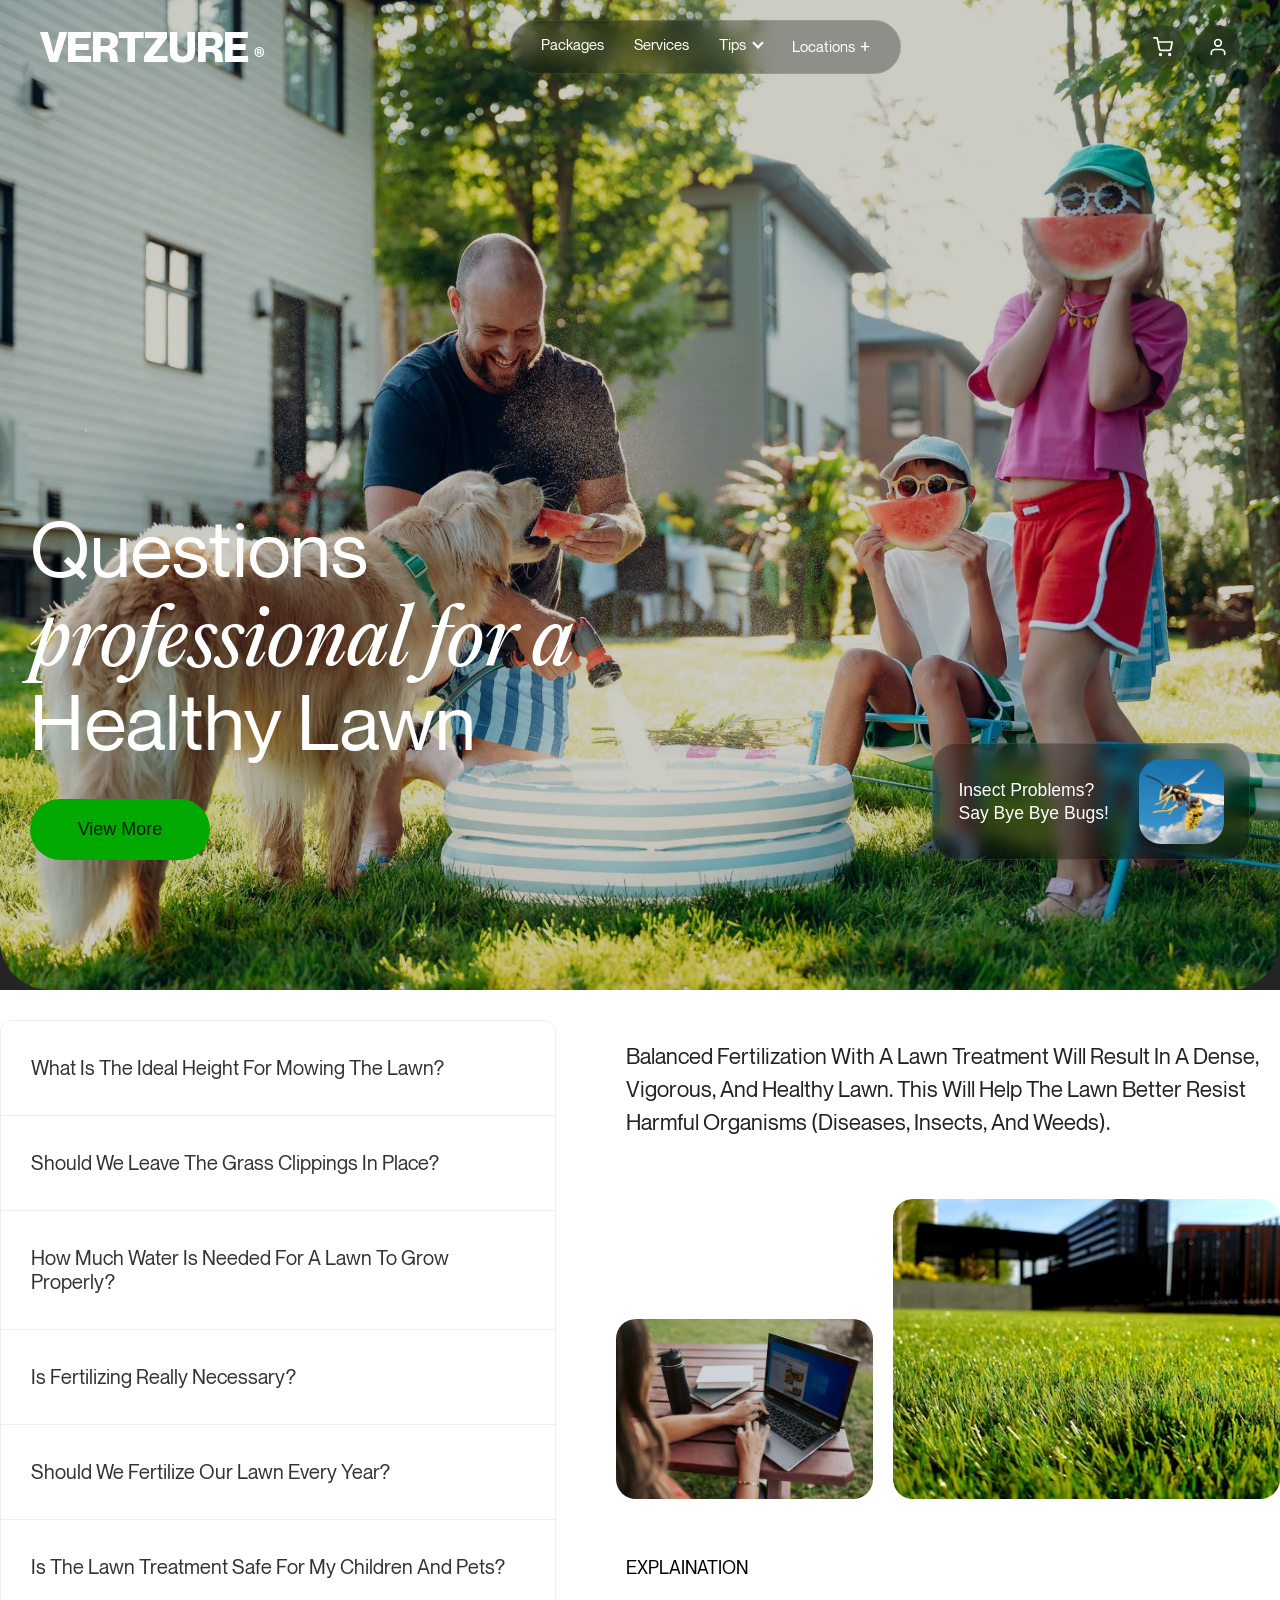
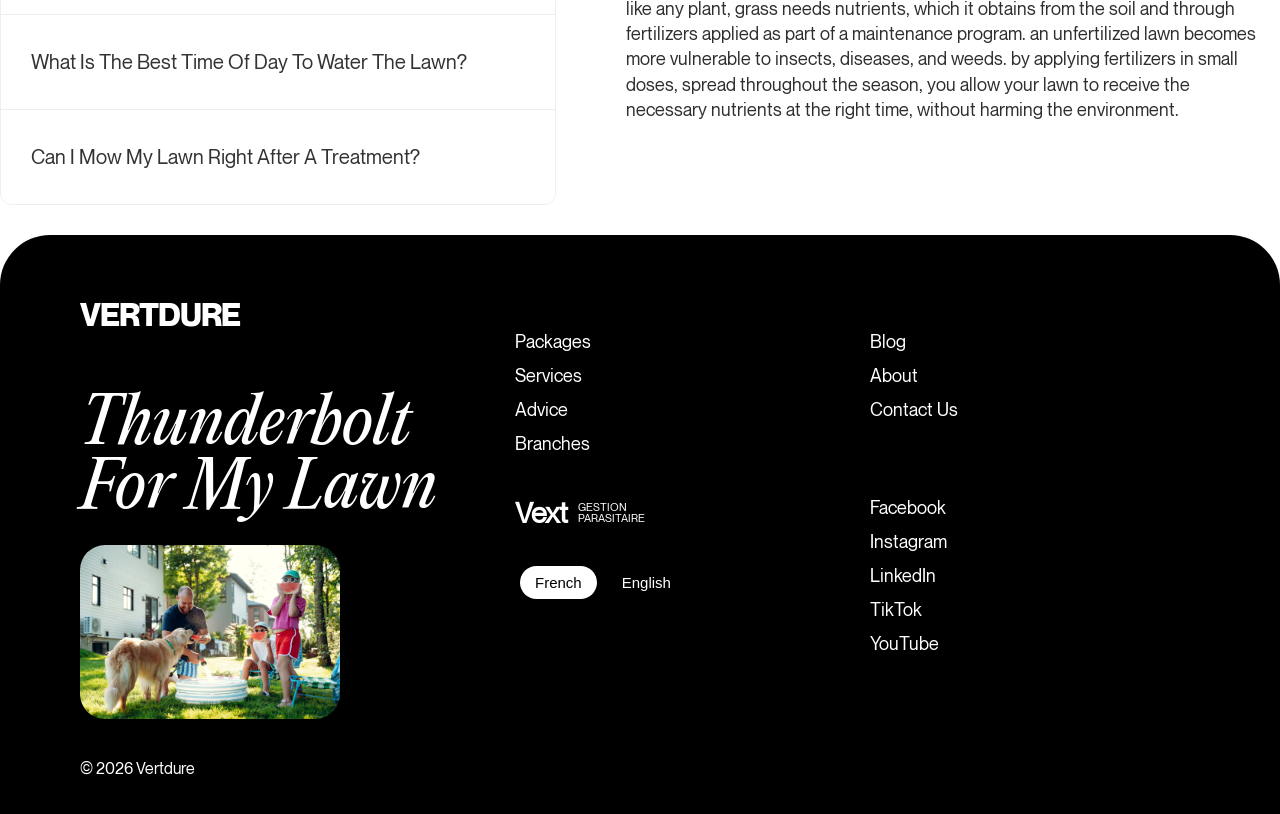
<file: Files/questions.html>
<!DOCTYPE html>
<html lang="en">

<head>
    <meta charset="UTF-8">
    <meta name="viewport" content="width=device-width, initial-scale=1.0">
    <title>Question's Vertzure</title>
    <link rel="stylesheet" href="style.css">
    <link rel="stylesheet" href="responsive.css">
    <style>
        .faq-section {
            max-width: 1380px;
            margin: 30px auto;
        }

        .container {
            display: flex;
            gap: 60px;
            align-items: flex-start;
        }

        .faq-menu {
            flex: 1;
            border: 1px solid #eee;
            border-radius: 12px;
            overflow: hidden;
            /* Keeps child items inside rounded corners */
            min-width: 300px;
        }

        .faq-item {
            padding: 35px 30px;
            border-bottom: 1px solid #eee;
            cursor: pointer;
            font-size: 20px;
            color: #333;
            transition: all 0.2s ease;
            background-color: white;
        }

        .faq-item.active {
            color: white;
            background-color: black;
        }

        .faq-item:last-child {
            border-bottom: none;
        }

        .faq-content {
            flex: 1.2;
            display: flex;
            flex-direction: column;
            gap: 40px;
        }

        .content-text p {
            font-size: 22px;
            margin: 0px 10px;
            padding: 20px 0;
            line-height: 1.5;
            color: #222;
            font-weight: 400;
        }

        .content-images {
            display: flex;
            align-items: flex-end;
            gap: 20px;
        }

        .image-card img {
            width: 100%;
            height: 100%;
            object-fit: cover;
            border-radius: 20px;
            display: block;
        }

        .image-card.small {
            width: 40%;
            height: 180px;
            margin-bottom: 0;
        }

        .image-card.large {
            width: 60%;
            height: 300px;
        }

        @media (max-width: 768px) {
            .container {
                flex-direction: column;
            }

            .faq-menu,
            .faq-content {
                width: 100%;
            }

            .content-images {
                margin-top: 20px;
            }
        }

        .faq-text p {
            font-size: 18px;
                        padding: 0px 10px;

            text-transform: uppercase;
        }

        .faq-text #p2 {
            font-size: 18px;
            padding: 0px 10px;
            line-height: 1.4;
            text-transform: lowercase;
            color: rgba(0, 0, 0, 0.82);
        }

        .page-1 #main {
            width: 100%;
            height: 110vh;
            object-fit: cover;
            border-bottom-left-radius: 50px;
            border-bottom-right-radius: 50px;
            filter: brightness(.8);
        }

          .page-1{
                           background-color: rgb(36, 36, 36);

        }
        @media(max-width:850px){
            .page-1 #main{
                height: 45vh;
            }
        }
    </style>
</head>

<body>
    <div class="page-1">
        <nav class="navbar">
            <div class="logo">
                <a href="../index.html">VERTZURE<span>®</span></a>
            </div>

            <div class="nav-container">
                <ul class="nav-links">
                    <li><a href="packages.html">Packages</a></li>
                    <li><a href="services.html">Services</a></li>
                    <li id="tips">
                        <a href="#" style="display: flex; gap: 8px;">Tips <i class="chevron"></i></a>
                    </li>
                    <div class="tips-hover">
                        <li><a href="questions.html">questions</a></li>
                        <li><a href="problems.html">commom problems</a></li>
                    </div>
                    <li>
                        <a href="branches.html">Locations <span class="plus"> +</span></a>
                    </li>
                </ul>
            </div>

            <div class="nav-actions">
                <div class="hamburger" id="mobile-menu">
                    <span></span>
                    <span></span>
                    <span></span>
                </div>
                <div class="icon-circle">
                    <svg width="20" height="20" class="icon-i" viewBox="0 0 24 24" fill="none" stroke="currentColor"
                        stroke-width="2" stroke-linecap="round" stroke-linejoin="round">
                        <circle cx="9" cy="21" r="1"></circle>
                        <circle cx="20" cy="21" r="1"></circle>
                        <path d="M1 1h4l2.68 13.39a2 2 0 0 0 2 1.61h9.72a2 2 0 0 0 2-1.61L23 6H6"></path>
                    </svg>
                </div>
                <div class="icon-circle">
                    <svg width="20" height="20" class="icon-i" viewBox="0 0 24 24" fill="none" stroke="currentColor"
                        stroke-width="2" stroke-linecap="round" stroke-linejoin="round">
                        <path d="M20 21v-2a4 4 0 0 0-4-4H8a4 4 0 0 0-4 4v2"></path>
                        <circle cx="12" cy="7" r="4"></circle>
                    </svg>
                </div>
            </div>
        </nav>

        <img src="content/dog.webp" id="main" alt="">

        <div class="page-1-footer">
            <div class="page-1-footer-left">
                <h1 class="sh1">Questions</h1>
                <h1 class="fh1" style="text-transform: lowercase; padding: 10px 0px;">Professional for a</h1>
                <h1 class="sh1">Healthy lawn</h1>

                <button>view more</button>
            </div>
            <div class="page-1-footer-left">
                <div class="insect-card">
                    <div class="card-text">
                        Insect problems? <br>
                        Say Bye Bye Bugs!
                    </div>

                    <div class="card-images">

                        <div class="feature-image">
                            <img src="content/bee.webp" alt="Wasp">
                        </div>
                    </div>
                </div>
            </div>
        </div>
    </div>

    <section class="faq-section">
        <div class="container">
            <div class="faq-menu">
                <div class="faq-item" onclick="scrollToFaq()">What is the ideal height for mowing the lawn?</div>
                <div class="faq-item" onclick="scrollToFaq()">Should we leave the grass clippings in place?</div>
                <div class="faq-item" onclick="scrollToFaq()">How much water is needed for a lawn to grow properly?
                </div>
                <div class="faq-item" onclick="scrollToFaq()">Is fertilizing really necessary?</div>
                <div class="faq-item" onclick="scrollToFaq()">Should we fertilize our lawn every year?</div>
                <div class="faq-item" onclick="scrollToFaq()">Is the lawn treatment safe for my children and pets?</div>
                <div class="faq-item" onclick="scrollToFaq()">What is the best time of day to water the lawn?</div>
                <div class="faq-item" onclick="scrollToFaq()">Can I mow my lawn right after a treatment?</div>
            </div>


            <div class="faq-content">
                <div class="content-text">
                    <p id="faq-p">Balanced fertilization with a lawn treatment will result in a dense, vigorous, and
                        healthy lawn. This will help the lawn better resist harmful organisms (diseases, insects, and
                        weeds).</p>
                </div>

                <div class="content-images">
                    <div class="image-card small">
                        <img src="content/q1.png" alt="Family gardening">
                    </div>
                    <div class="image-card large">
                        <img src="content/q2.png" alt="Spreading fertilizer">
                    </div>
                </div>

                <div class="faq-text">
                    <p>explaination</p>
                    <p id="p2">Like any plant, grass needs nutrients, which it obtains from the soil and through
                        fertilizers applied as part of a maintenance program. An unfertilized lawn becomes more
                        vulnerable to insects, diseases, and weeds. By applying fertilizers in small doses, spread
                        throughout the season, you allow your lawn to receive the necessary nutrients at the right time,
                        without harming the environment.</p>
                </div>
            </div>
        </div>
    </section>



    <footer class="site-footer">
        <div class="footer-container">

            <div class="footer-col brand-col">
                <div class="footer-logo"><a href="../index.html">VERT<span class="drop">D</span>URE</a></div>
                <h2 class="footer-headline">Thunderbolt<br>for my lawn</h2>
                <div class="footer-image-box">
                    <img src="content/dog.webp" alt="Family enjoying lawn">
                </div>
            </div>

            


                <div class="footer-col">
                    <nav class="footer-nav">
                        <ul>
                            <li><a href="packages.html">Packages</a></li>
                            <li><a href="services.html">Services</a></li>
                            <li><a href="questions.html">Advice</a></li>
                            <li><a href="branches.html">Branches</a></li>
                        </ul>
                    </nav>

                    <div class="vext-brand">
                        <span class="vext-logo">vext</span>
                        <span class="vext-tagline">Gestion<br>parasitaire</span>
                    </div>

                    <div class="lang-toggle">
                        <button class="lang-btn active">French</button>
                        <button class="lang-btn">English</button>
                    </div>
                </div>

                <div class="footer-col">
                    <nav class="footer-nav">
                        <ul>
                            <li><a href="#">Blog</a></li>
                            <li><a href="#">About</a></li>
                            <li><a href="#">Contact us</a></li>
                        </ul>
                    </nav>

                    <nav class="social-nav">
                        <ul>
                            <li><a href="https://www.facebook.com/vertzure" target="_blank" rel="noopener noreferrer">Facebook</a></li>
                            <li><a href="https://www.instagram.com/vertzure" target="_blank" rel="noopener noreferrer">Instagram</a></li>
                            <li><a href="https://www.linkedin.com/company/vertzure" target="_blank" rel="noopener noreferrer">LinkedIn</a></li>
                            <li><a href="https://www.tiktok.com/@vertzure" target="_blank" rel="noopener noreferrer">TikTok</a></li>
                            <li><a href="https://www.youtube.com/@vertzure" target="_blank" rel="noopener noreferrer">YouTube</a></li>
                        </ul>
                    </nav>
                </div>
        </div>

        <div class="footer-bottom">
            <p>&copy; 2026 Vertdure</p>
        </div>
    </footer>

    <script src="script.js"></script>
</body>

</html>
</file>
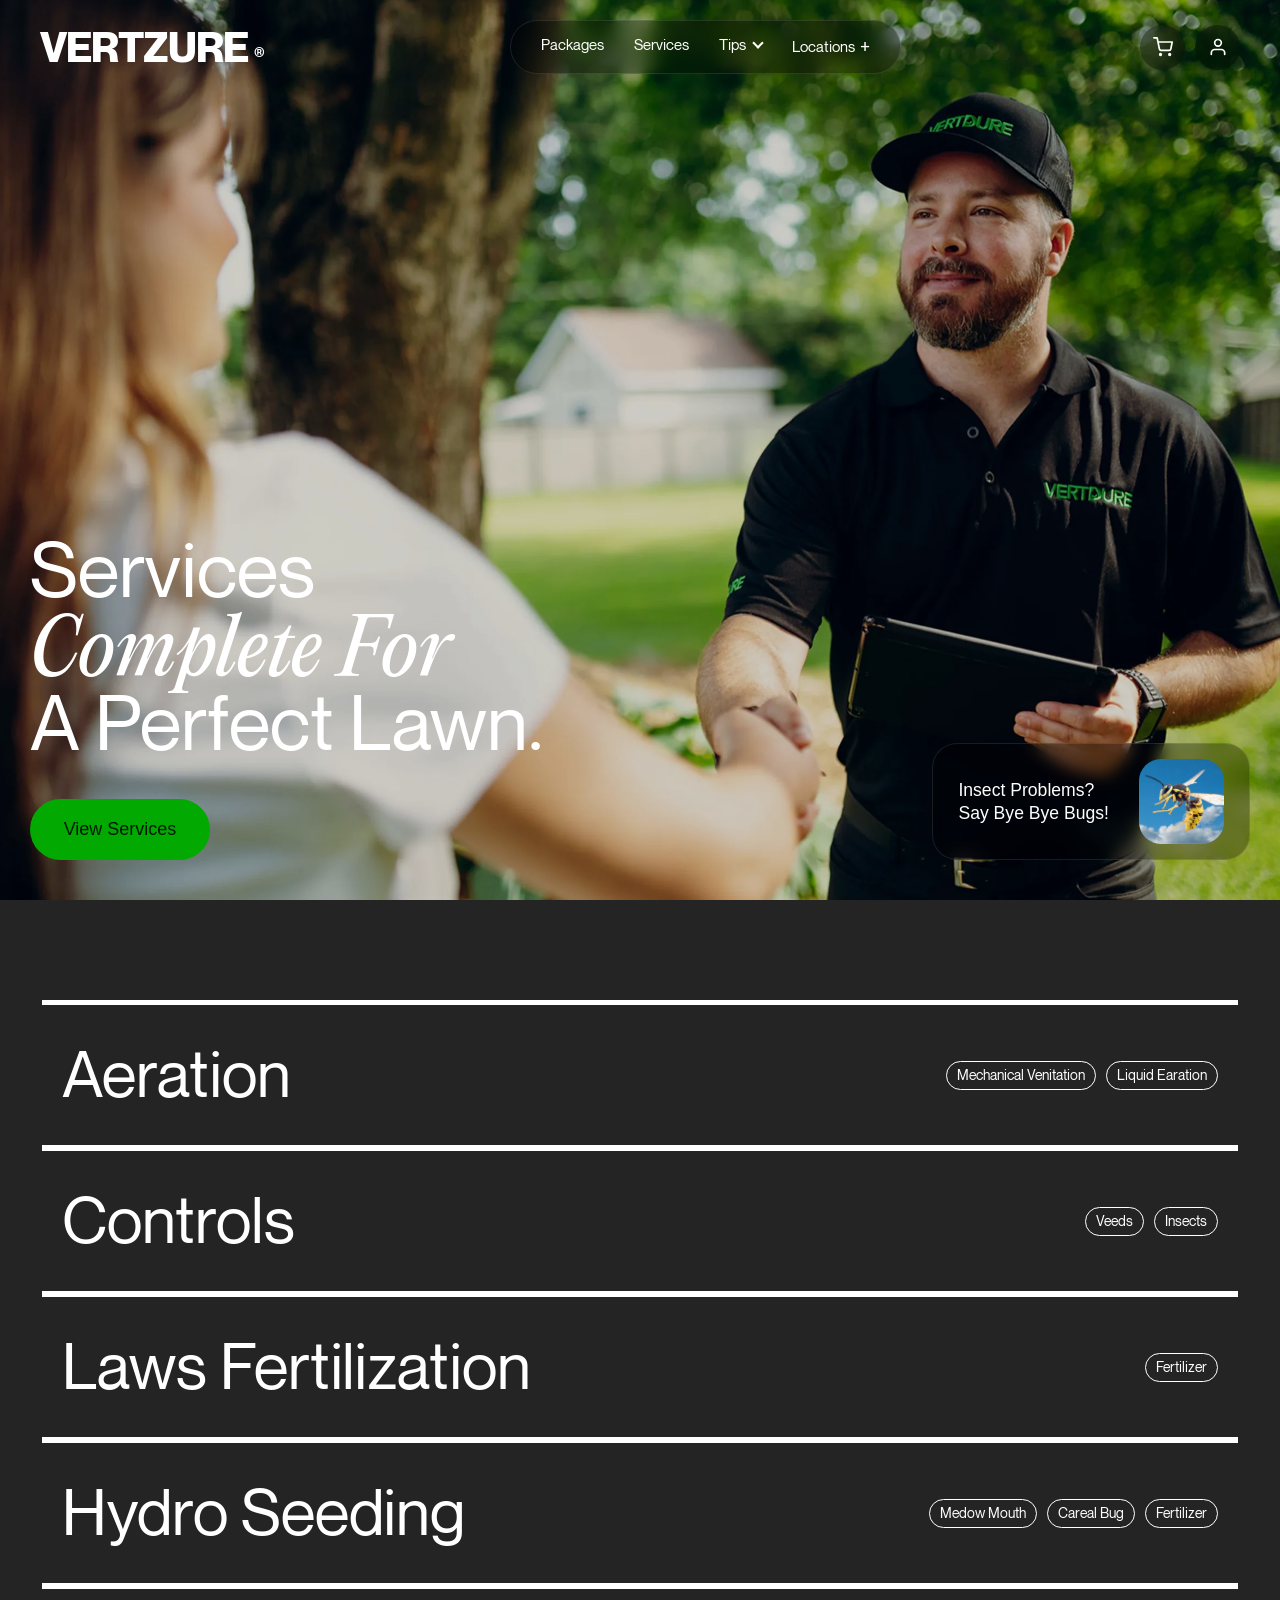
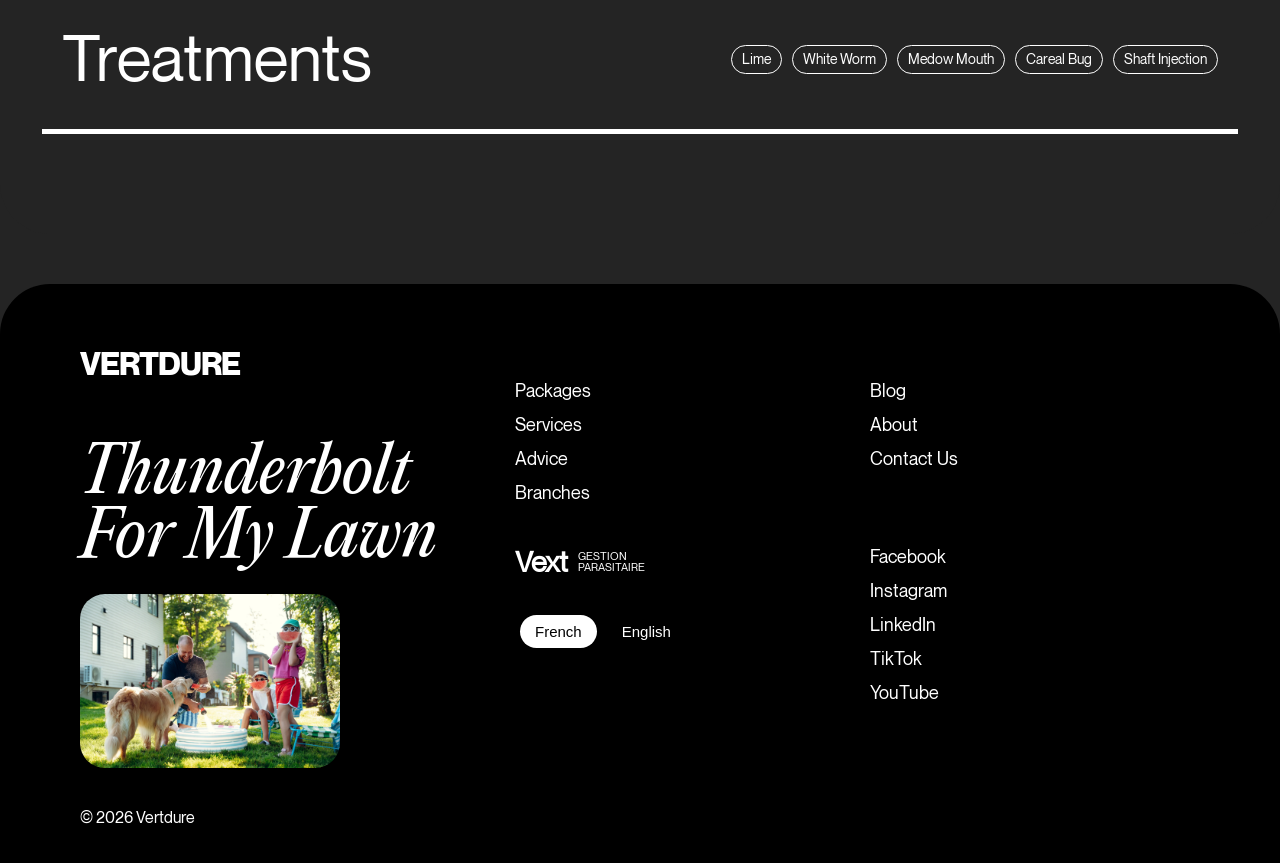
<file: Files/services.html>
<!DOCTYPE html>
<html lang="en">
<head>
    <meta charset="UTF-8">
    <meta name="viewport" content="width=device-width, initial-scale=1.0">
    <title>Verdure-Services</title>
    <link rel="stylesheet" href="style.css">
    <link rel="stylesheet" href="responsive.css">
    <style>
        .page-1{
            width: 100%;
            height: 100vh;
            overflow: hidden;
        }
        .page-1 #main{
            width: 100%;
            height: 110vh;
            object-fit: cover;
            border-bottom-left-radius: 50px;
            border-bottom-right-radius: 50px;
            filter: brightness(.8);
        }
        .page-4{
            margin-bottom: 50px;
        }
        body{
             background-color: rgb(36, 36, 36);
        }
        @media(max-width:850px){
            .page-1 #main{
                height: 45vh;
            }
        }
    </style>
</head>
<body>

      <div class="page-1">
            <nav class="navbar">
                 <div class="logo">
                    <a href="../index.html">VERTZURE<span>®</span></a>
                </div>

                <div class="nav-container">
                    <ul class="nav-links">
                        <li><a href="packages.html">Packages</a></li>
                        <li><a href="services.html">Services</a></li>
                        <li id="tips">
                            <a href="#" style="display: flex; gap: 8px;">Tips <i class="chevron"></i></a>
                        </li>
                          <div class="tips-hover">
                            <li><a href="questions.html">questions</a></li>
                            <li><a href="problems.html">commom problems</a></li>
                        </div>
                        <li>
                            <a href="branches.html">Locations <span class="plus"> +</span></a>
                        </li>
                    </ul>
                </div>

                <div class="nav-actions">
                    <div class="hamburger" id="mobile-menu">
                        <span></span>
                        <span></span>
                        <span></span>
                    </div>
                    <div class="icon-circle">
                        <svg width="20" height="20" class="icon-i" viewBox="0 0 24 24" fill="none" stroke="currentColor"
                            stroke-width="2" stroke-linecap="round" stroke-linejoin="round">
                            <circle cx="9" cy="21" r="1"></circle>
                            <circle cx="20" cy="21" r="1"></circle>
                            <path d="M1 1h4l2.68 13.39a2 2 0 0 0 2 1.61h9.72a2 2 0 0 0 2-1.61L23 6H6"></path>
                        </svg>
                    </div>
                    <div class="icon-circle">
                        <svg width="20" height="20" class="icon-i" viewBox="0 0 24 24" fill="none" stroke="currentColor"
                            stroke-width="2" stroke-linecap="round" stroke-linejoin="round">
                            <path d="M20 21v-2a4 4 0 0 0-4-4H8a4 4 0 0 0-4 4v2"></path>
                            <circle cx="12" cy="7" r="4"></circle>
                        </svg>
                    </div>
                </div>
            </nav>

            <img id="main" src="content/service-main.webp" alt="">

            <div class="page-1-footer">
                <div class="page-1-footer-left">
                    <h1 class="sh1">services</h1>
                    <h1 class="fh1">complete for</h1>
                    <h1 class="sh1">a perfect lawn.</h1>

                    <button>view services</button>
                </div>
                <div class="page-1-footer-left">
                    <div class="insect-card">
                        <div class="card-text">
                            Insect problems? <br>
                            Say Bye Bye Bugs!
                        </div>

                        <div class="card-images">

                            <div class="feature-image">
                                <img src="content/bee.webp" alt="Wasp">
                            </div>
                        </div>
                    </div>
                </div>
            </div>
        </div>


          <div class="page-4">
            <div class="service-01">
                <h2>aeration</h2>
                <div class="text">
                    <p>mechanical venitation</p>
                    <p>liquid earation</p>
                </div>
            </div>
            <div class="service-01">
                <h2>controls</h2>
                <div class="text">
                    <p>veeds</p>
                    <p>insects</p>
                </div>
            </div>
            <div class="service-01">
                <h2>laws fertilization</h2>
                <div class="text">
                    <p>fertilizer</p>
                </div>
            </div>
            <div class="service-01">
                <h2>hydro seeding</h2>
                <div class="text">
                    <p>medow mouth</p>
                    <p>careal bug</p>
                    <p>fertilizer</p>
                </div>
            </div>
            <div class="service-01">
                <h2>treatments</h2>
                <div class="text">
                    <p>lime</p>
                    <p>white worm</p>
                    <p>medow mouth</p>
                    <p>careal bug</p>
                    <p>shaft injection</p>
                </div>
            </div>
        </div>



      <footer class="site-footer">
            <div class="footer-container">

                <div class="footer-col brand-col">
                    <div class="footer-logo"><a href="../index.html">VERT<span class="drop">D</span>URE</a></div>
                    <h2 class="footer-headline">Thunderbolt<br>for my lawn</h2>
                    <div class="footer-image-box">
                        <img src="content/dog.webp" alt="Family enjoying lawn">
                    </div>
                </div>

                


                    <div class="footer-col">
                        <nav class="footer-nav">
                            <ul>
                                <li><a href="packages.html">Packages</a></li>
                                <li><a href="services.html">Services</a></li>
                                <li><a href="questions.html">Advice</a></li>
                                <li><a href="branches.html">Branches</a></li>
                            </ul>
                        </nav>

                        <div class="vext-brand">
                            <span class="vext-logo">vext</span>
                            <span class="vext-tagline">Gestion<br>parasitaire</span>
                        </div>

                        <div class="lang-toggle">
                            <button class="lang-btn active">French</button>
                            <button class="lang-btn">English</button>
                        </div>
                    </div>

                    <div class="footer-col">
                        <nav class="footer-nav">
                            <ul>
                                <li><a href="#">Blog</a></li>
                                <li><a href="#">About</a></li>
                                <li><a href="#">Contact us</a></li>
                            </ul>
                        </nav>

                        <nav class="social-nav">
                            <ul>
                                <li><a href="https://www.facebook.com/vertzure" target="_blank" rel="noopener noreferrer">Facebook</a></li>
                                <li><a href="https://www.instagram.com/vertzure" target="_blank" rel="noopener noreferrer">Instagram</a></li>
                                <li><a href="https://www.linkedin.com/company/vertzure" target="_blank" rel="noopener noreferrer">LinkedIn</a></li>
                                <li><a href="https://www.tiktok.com/@vertzure" target="_blank" rel="noopener noreferrer">TikTok</a></li>
                                <li><a href="https://www.youtube.com/@vertzure" target="_blank" rel="noopener noreferrer">YouTube</a></li>
                            </ul>
                        </nav>
                    </div>
            </div>

            <div class="footer-bottom">
                <p>&copy; 2026 Vertdure</p>
            </div>
        </footer>

        <script src="script.js"></script>

</body>
</html>
</file>
<file: Files/style.css>
@font-face {
  font-family: 'bold';
  src: url('content/NeueMontreal-Bold.woff2')
}
@font-face {
  font-family: 'normal';
  src: url('content/NeueMontreal-Regular.woff2')
}
@font-face {
  font-family: 'italic';
  src: url('content/PPEditorialNew-Italic.woff2')
}
body {
  margin: 0;
  padding: 0;
  font-family: 'normal', sans-serif;
  text-transform: capitalize;
  overflow-x: hidden;
  box-sizing: border-box;
}

/* Make box-sizing predictable and ensure media scale */
*, *::before, *::after { box-sizing: border-box; }
img, picture, svg, video { max-width: 100%; height: auto; display: block; }

.navbar {
  display: flex;
  align-items: center;
  justify-content: space-between;
  padding: 20px 40px;
  position: absolute;
  top: 0;
  width: 100%;
  box-sizing: border-box;
  z-index: 100;
}

/* Logo Styling */
.logo {
  color: white;
  font-weight: bolder;
  font-size: 42px;
  letter-spacing: -1px;
  display: flex;
  align-items: center;
  font-family: 'bold';
}


.logo span{
    font-size: 20px;
    padding: 6px;
    padding-top: 0;
    margin-top: -10px;
}

.nav-container {
 background-color: rgba(0, 0, 0, 0.297);
  backdrop-filter: blur(10px);
  -webkit-backdrop-filter: blur(10px);
  border-radius: 50px;
  padding: 5px 30px;
  border: 1px solid rgba(255, 255, 255, 0.1);
}

.nav-links {
  list-style: none;
  display: flex;
  gap: 30px;
  margin: 0;
  padding: 10px 0;
}

.nav-links li a {
  color: white;
  text-decoration: none;
  font-size: 15px;
  font-weight: 500;
  display: flex;
  align-items: center;
  gap: 5px;
  transition: opacity 0.3s;
}

.nav-links li a:hover {
  opacity: 0.7;
}

/* Chevron and Plus Icons */
.chevron::before {
  content: '';
  border: solid white;
  border-width: 0 2px 2px 0;
  display: inline-block;
  padding: 3px;
  transform: rotate(45deg);
  margin-bottom: 3px;
}

.plus {
  font-size: 18px;
  font-weight: 300;
}

/* Right Side Action Icons */
.nav-actions {
  display: flex;
  align-items: center;
  gap: 10px;
}

.icon-circle {
  width: 45px;
  height: 45px;
  backdrop-filter: blur(10px);
  border-radius: 50%;
  display: flex;
  align-items: center;
  justify-content: center;
  background-color: rgba(0, 0, 0, 0.297);
  color: white;
  cursor: pointer;
  transition: background 0.3s;
}

.icon-circle:hover {
  background: rgba(255, 255, 255, 0.1);
}

.icon-i {
  width: 20px;
  height: 20px;
}
.page-1{
   width: 100%;
    height: 110vh;
}

.page-1 video{
    width: 100%;
    height: 110vh;
    object-fit: cover;
    border-bottom-left-radius: 50px;
    border-bottom-right-radius: 50px;
    
}
.page-1{
   background-color: rgb(36, 36, 36);
}
.page-1-footer{
    position: absolute;
    bottom: 30px;
    left: 0;
    z-index: 99;
    width: 100%;
    display: flex;
    align-items: flex-end;
    justify-content: space-between;
}
.fh1{
    font-family: 'italic';
    line-height: 0;
    font-size:6vw;
    color: white;
    font-weight: lighter;
}
.sh1{
    font-family: 'normal';
    font-size: 6vw;
    line-height: 50px;
    color: white;
    font-weight: lighter;
}
button{
    padding: 20px 10px;
    font-size: 18px;
    font-weight: 100;
    width: 180px;
    background-color: rgb(1, 169, 1);
    color: rgba(0, 0, 0, 0.856);
    border-radius: 40px;
    border: none;
    transition: .5s;
    text-transform: capitalize;cursor: pointer;
}
button:hover{
    background-color: rgba(197, 197, 197, 0.888);
    color: rgb(0, 0, 0);
    scale: 1.050;
}
.page-1-footer-left{
    padding: 10px 30px;
}

.insect-card {
  display: flex;
  align-items: center;
  justify-content: space-between;
  background-color: rgba(0, 0, 0, 0.295); 
  backdrop-filter: blur(8px);
  border-radius: 25px;
  padding: 15px 25px;
  width: fit-content;
  max-width: 450px;
  color: white;
  font-family: 'Inter', sans-serif;
  border: 1px solid rgba(255, 255, 255, 0.1);
}

.card-text {
  font-size: 1.1rem;
  font-weight: 200;
  line-height: 1.3;
  margin-right: 30px;
}

.card-images {
  display: flex;
  gap: 12px;
  align-items: center;
}

.logo-box {
  width: 60px;
  height: 60px;
  background-color: black;
  border-radius: 18px;
  display: flex;
  align-items: center;
  justify-content: center;
  overflow: hidden;
}

.logo-box img {
  width: 70%;
  height: auto;
}

.feature-image {
  width: 85px;
  height: 85px;
  border-radius: 22px;
  overflow: hidden;
}

.feature-image img {
  width: 100%;
  height: 100%;
  object-fit: cover;
}
/* page one ended */


.page-2 {
    padding: 100px 0; /* Side padding hata di taaki marquee edge-to-edge chale */
    background-color: rgb(36, 36, 36);
    overflow: hidden;
    display: flex;
    flex-direction: column;
    gap: 30px;
}

.animate-row {
  
    display: flex;
    width: fit-content; /* Important: content ke hisaab se width lega */
    gap: 20px;
    white-space: nowrap;
}

/* Row 1: Left move karegi */
.animate-01 {
    animation: move-left 20s linear infinite;
}

/* Row 2: Right move karegi */
.animate-02 {
    animation: move-right 30s linear infinite;
}

.box {
    padding: 20px 50px;
    border-radius: 100px;
    display: flex;
    align-items: center;
    justify-content: center;
    flex-shrink: 0;
    font-size: 45px;
    font-weight: bold;
}

.round {
    background-color: rgb(255, 255, 255);
    padding: 20px;
    border-radius: 50%;
    font-size: 45px;
    flex-shrink: 0;
}

/* Animation Keyframes */
@keyframes move-left {
    from { transform: translateX(0); }
    to { transform: translateX(-50%); } /* Half translate kyunke content duplicated hai */
}

@keyframes move-right {
    from { transform: translateX(-50%); }
    to { transform: translateX(0); }
}

.page-3{
  display: flex;
  align-items: flex-end;
  justify-content: space-between;
  padding: 30px 30px;
  color: white;
   background-color: rgb(36, 36, 36);
}
.page-3 p{
  font-size: 24px;
  max-width: 500px;
  line-height: 1.3;
}
.page-3 h2{
  text-transform: uppercase;
  font-weight: lighter;
  font-size: 16px;
}

.page-4{
  padding: 100px 30px;
  padding-bottom: 100px;
  border-bottom-left-radius: 50px;
  border-bottom-right-radius: 50px;
   background-color: rgb(36, 36, 36);

}

.service-01{
  padding: 30px 20px;
  display: flex;
  align-items: center;
  justify-content: space-between;
  border-bottom: 1px solid white;
  border-top: 5px solid white;
  height: max-content;
  max-width: 98%;
  margin: auto;
  cursor: pointer;
  z-index: 999;
  position: relative;
  transition: 5s;
  
  
}
.service-01:nth-child(5){
  border-bottom: 5px solid white;
}
.service-01::before{
  content: "";
width: 100%;
height: 100%;
position: absolute;
top: 0;
left: 0;
z-index: -1;
transition: .2s;

}

.service-01:hover::before{
content: "";
width: 100%;
height: 100%;
background-color: green;
position: absolute;
top: 0;
left: 0;
z-index: -1;

}


.text{
  display: flex;
  gap: 10px;
  color: white;
}
.service-01 h2{
  font-size: 5vw;
  color: white;
  font-weight: 100;
  line-height: 0;
  margin: 40px 0px;
}
.service-01 p{
  border-radius: 100px;
  padding: 5px 10px;
  font-size: 14px;
  border: 1.5px solid white;
}

/* page 4 ended */

/* Container Styles */
.lawn-hero {
    background-color: #69be28; /* Vibrant Lawn Green */
    padding: 200px 10%;
    position: relative;
    overflow: hidden;
    color: #ffffff;
    font-family: 'normal', sans-serif;
    display: flex;
    align-items: center;
    border-bottom-left-radius: 30px;
    border-bottom-right-radius: 30px;
    min-height: 450px;
    margin-top: -50px;
}

.hero-container {
    display: flex;
    justify-content:center;
    align-items: center;
    width: 100%;
    max-width: 1200px;
    margin: 0 auto;
    z-index: 2; /* Keeps text above flowers */
}

/* Typography Styles */
.hero-left {
    flex: 1;
}

.hero-heading {
    font-size: clamp(2vw, 5vw, 7vw);
    line-height: 0.9;
    margin: 0;
    padding: 0;
    font-weight: 400;
    position: relative;
}

.italic-serif {
    font-family: 'Italic', serif;
    font-style: italic;
    font-weight: normal;
}

.hero-right {
    flex:1;
    padding-left: 40px;
}

.hero-desc {
    font-size: 20px;
    line-height: 1.5;
    margin-bottom: 30px;
}

.btn-discover {
    display: inline-block;
    background-color: #a8d591; /* Soft Mint Green */
    color: #000000;
    padding: 15px 35px;
    border-radius: 50px;
    text-decoration: none;
    font-weight: 500;
    transition: transform 0.2s ease;
}

.btn-discover:hover {
    transform: scale(1.05);
}

.flower {
    position: absolute;
    z-index: 999;
    opacity: 0.9;
}

.f1  { top: -60%; left: 20%;}
.f2  { top: -22%; left: -18%; height: 70px; }
.f3  { top: 20%; left: 70%; height: 60px; }
.f4  { bottom: -10%; left: 45%; height: 80px; }
.f5  { bottom: -20%; left: -7%; height: 80px; }

.flower img{
  height: 130px;
}
.f1 img{
  height: 180px;
}
.f5 img{
  height: 180px;
}


.blog-section {
    padding: 50px 5%;
    background-color: #ffffff;
    font-family: 'Inter', sans-serif;
    
}

.grid-container {
    display: grid;
    grid-template-columns: 1fr 1.5fr; 
    gap: 24px;
    max-width: 1380px;
    margin: 0 auto;
}

/* Card Basics */
.card {
    background-color: #f9f7f2;
    border-radius: 24px;
    display: flex;
    flex-direction: column;
    overflow: hidden; /* CRITICAL: Clips images to the border-radius */
    height: 100%;
}

.card-body {
    padding: 30px;
    display: flex;
    flex-direction: column;
    justify-content: space-between;
    flex: 1;
    min-width: 0; /* CRITICAL: Prevents text from pushing the width wide */
}

/* Fix for the internal 'last' wrapper */
.last {
    flex: 1;
    display: flex;
    justify-content: flex-end;
    align-items: flex-start;
    flex-direction: column;
}
.last span{
  margin-top: 15px;
}

.card-img-wrapper {
    overflow: hidden;
    position: relative;
}

.card-img-wrapper img {
    width: 100%;
    height: 100%;
    object-fit: cover;
    display: block;
}

/* Featured Left Card */
.card-vertical {
    grid-row: span 2;
}

.card-vertical .card-img-wrapper {
    height: 450px;
}

/* Horizontal Cards */
.card-horizontal {
    flex-direction: row;
    align-items: stretch;
}

.card-horizontal .card-img-wrapper {
    width: 35%; /* Fixed ratio for side images */
    flex-shrink: 0; /* Prevents image from squishing */
}

/* Elements */
.card-meta {
    display: flex;
    justify-content: space-between;
    align-items: center;
    margin-bottom: 20px;
}

.arrow-btn {
    background-color: #4caf50;
    color: white;
    width: 36px;
    height: 36px;
    border-radius: 50%;
    display: flex;
    align-items: center;
    justify-content: center;
    font-size: 18px;
    cursor: pointer;
}

.date {
    color: #666;
    font-size: 14px;
}

.last .p {
    font-size: clamp(1.2rem, 5vw, 1.5rem);
    margin: 0 0 15px 0;
    color: #1a1a1a;
    line-height: 1.2;
    font-weight: 0;
    font-family: 'normal', sans-serif;
}

.card-body .h3{
  font-size: clamp(1.2rem, 5vw, 1.5rem);
   font-family: 'normal', sans-serif;
   line-height: 1.7;
}
.card-body p {
    font-size: 16px;
    color: #444;
    line-height: 1.5;
    margin: 0;
}

.tags {
    margin-top: 20px;
}

.tag {
    border: 1px solid #ccc;
    padding: 4px 12px;
    border-radius: 20px;
    font-size: 12px;
    color: #555;
}



.site-footer {
  background-color: #000000;
  color: white;
  padding: 60px 5% 20px; /* use percent side padding to avoid fixed overflow */
  border-top-left-radius: 50px;
  border-top-right-radius: 50px;
}

.footer-container {
  max-width: 1380px;
  margin: 0 auto;
  display: flex;
  justify-content: space-between;
  gap: 24px;
  flex-wrap: wrap;
  padding: 0 16px; /* small internal padding so children don't touch edges */
  width: 100%;
}

.footer-col {
  min-width: 200px; /* lower minimum so columns can wrap cleanly */
  flex: 1 1 250px; /* allow columns to shrink and wrap */
  /* background-color: red; */
}
.brand-col{
  flex-grow: 2;
}

/* Branding Styles */
.footer-logo {
  font-weight: 900;
  font-size: 2rem;
  letter-spacing: -1px;
  margin-bottom: 40px;
  font-family: 'bold';
}
.footer-logo a{
  color: white;
  text-decoration: none;
}

.footer-headline {
  font-family: 'Italic', serif; /* Or any elegant serif */
  font-style: italic;
  font-size: 4rem;
  line-height: 1;
  margin-bottom: 30px;
  font-weight: 400;
}

.footer-image-box img {
  width: 100%;
  max-width: 260px;
  height: auto;
  border-radius: 25px;
  margin-top: 30px;
  object-fit: cover;
}

/* Nav Styles */
.footer-nav {
  border-top: 1px solid var(--accent-color);
  padding-top: 20px;
  margin-bottom: 40px;
}

.footer-nav ul, .social-nav ul {
  list-style: none;
  padding: 0;
}

.footer-nav li, .social-nav li {
  margin-bottom: 12px;
}

.footer-nav a, .social-nav a {
  color: var(--text-color);
  text-decoration: none;
  font-size: 1.1rem;
  transition: opacity 0.3s;
}

.footer-nav a:hover, .social-nav a:hover {
  opacity: 0.7;
}

/* Special Elements */
.vext-brand {
  display: flex;
  align-items: center;
  gap: 10px;
  margin-bottom: 30px;
}

.vext-logo {
  font-weight: bold;
  font-size: 1.8rem;
}

.vext-tagline {
  font-size: 0.7rem;
  text-transform: uppercase;
  line-height: 1;
}

.lang-toggle {
  width: max-content;
  display: flex;
  align-items: flex-start;
  justify-content: flex-start;
  padding: 5px;
  gap: 10px;
  border-radius: 50px;
}

.lang-btn {
  background: transparent;
  border: none;
  color: var(--text-muted);
  padding: 8px 15px;
  width: max-content;
  border-radius: 50px;
  font-size: 15px;
  cursor: pointer;
}

.lang-btn.active {
  background: #fff;
  color: #000;
}

/* Social Nav Line */
.social-nav {
  border-top: 1px solid var(--accent-color);
  padding-top: 20px;
}
.footer-right{
  display: flex;
  gap: 20px;
  flex-wrap: wrap;
}

.footer-bottom {
  max-width: 1380px;
  margin: 40px auto 0;
  padding: 0 16px;
  box-sizing: border-box;
  font-size: 1rem;
  color: var(--text-muted);
}


@media (max-width: 768px) {
  .footer-headline { font-size: 2.5rem; }
  .footer-container { flex-direction: column; }
}

.our-advice-section{
  display: flex;
  align-items: center;
  justify-content: space-between;
  max-width: 1380px;
  padding: 40px 20px;
  margin: auto;
}
.advice-head{
  width: 100%;
  display: flex;
  align-items: center;
  justify-content: space-between;
}
.our-advice-section p{
  text-transform: uppercase;
}
.our-advice-section .advice{
  font-size: 24px;
  line-height: 1.5;
  max-width: 600px;
  text-transform: capitalize;
  color: rgb(42, 42, 42);
}


.branch-promo-section {
    display: flex;
    gap: 20px;
    padding: 20px;
    align-items: flex-end;
    max-width: 1380px;
    margin: 20px auto;
    font-family: Arial, sans-serif; /* Primary sans-serif */
}

.promo-image-box {
    flex: 1.5; 
    background-image: linear-gradient(to top, rgba(0, 0, 0, 0.775), transparent), url('content/Z62_3298.webp');
    background-size: cover;
    background-position: center;
    border-radius: 30px;
    min-height: 600px;
    position: relative;
    overflow: hidden;
    z-index: 99;
}

.promo-image-content {
    position: absolute;
    bottom: 40px;
    left: 40px;
}

.promo-image-content h2 {
    color: white;
    font-size: 4rem;
    line-height: 0.95;
    margin: 0;
    font-weight: 500;
    font-family: 'normal';
}
  @media (max-width: 900px) {
    .branch-promo-section { flex-direction: column; }
    .promo-image-box, .promo-info-card { width: 100%; max-width: 100%; }
  }

.italic-serif {
    font-family: 'Italic';
    font-style: italic;
    font-weight: normal;
}

/* Right Info Card */
.promo-info-card {
    flex: 1;
    background-color: #8a7d6a; /* Muted brown from image */
    border-radius: 30px;
    padding: 50px 40px;
    display: flex;
    flex-direction: column;
    justify-content: space-between;
    color: white;
    min-height: 300px;
}

.promo-info-card p {
    font-size: 1.2rem;
    line-height: 1.4;
    margin: 0;
}

.branch-btn {
    align-self: flex-start;
    background-color: #433e38; /* Dark button color */
    color: white;
    text-decoration: none;
    padding: 12px 24px;
    border-radius: 50px;
    font-size: 0.9rem;
    margin-top: 20px;
}

/* Responsive for Mobile */

.logo a{
  text-decoration: none;
  color: white;
}

.tips-hover{
  position: absolute;
  background-color: rgba(0, 0, 0, 0.297);
  top: 60px;
  left: 50%;
  width: max-content;
  display: flex;
  backdrop-filter: blur(5px);
   border-radius: 40px;
  gap: 10px;
  transform: translatey(50px);
  transition: .4s;
  opacity: 0;
  visibility: hidden;
}
.tips-hover li{
  padding: 15px;
 
}
.tips-hover.active{
  display: flex;
  opacity: 1;
  transition: .4s;
  visibility: visible;
    transform: translatey(0px);

}

.intro{
  width: 100%;
  height: 100vh;
  background-color: black;
  position: fixed;
  z-index: 9999;
  top: 0;
  left: 0;
  display: flex;
  align-items: center;
  justify-content: center;
  font-family: 'bold';
  transition: 2s;
  
}

/* div{
  background-color: rgba(0, 0, 0, 0.585);
} */

.intro-container h1{
  padding: 0;
  margin: 0;
  color: white;
  font-size: 5vw;
}
.intro-container span{
  transition: 2s;
  box-shadow: inset 0 0 30px .5px rgb(58, 58, 58);
}
.intro-container h1 .v{
  animation: intro 3s;
  background-color: #00ac06;
  padding: 10px;
  padding-bottom: 30px;
  border-radius: 50px;
}
.intro-container h1 .e{
  animation: intro 4s;
  background-color: #433e38;
  padding: 10px;
  padding-bottom: 50px;
  border-radius: 50px;
}
.intro-container h1 .r{
  animation: intro 4s;
  background-color: #00ac06;
  padding: 10px;
  padding-bottom: 70px;
  border-radius: 50px;
}
.intro-container h1 .t{
  animation: intro 3.5s;
 background-color: #433e38;
  padding: 10px;
  padding-bottom: 100px;
  border-radius: 50px;
}
.intro-container h1 .z{
  animation: intro 3s;
 background-color: #00ac06;
  padding: 10px;
  padding-bottom: 70px;
  border-radius: 50px;
}
.intro-container h1 .u{
  animation: intro 2.5s;
background-color: #433e38;
  padding: 10px;
  padding-bottom: 50px;
  border-radius: 50px;
}
.intro-container h1 .rr{
  animation: intro 2s;
 background-color: #00ac06;
  padding: 10px;
  padding-bottom: 30px;
  border-radius: 50px;
}
.intro-container h1 .ee{
  animation: intro 1.5s;
  background-color: #433e38;
  padding: 10px;
  padding-bottom: 30px;
  border-radius: 50px;
}

@keyframes intro{
  0%{
opacity: 0;
padding: 10px;

  }
  50%{
opacity: 1;

  }
  80%{

  }
  100%{
  }
}

body.no-scroll {
  overflow: hidden;
  height: 100vh; 
}
</file>
<file: Files/responsive.css>
/* --- RESPONSIVE STYLES --- */
/* All media queries consolidated from style.css */

/* Hide hamburger by default on desktop */
.hamburger {
    display: none;
    cursor: pointer;
    flex-direction: column;
    gap: 5px;
    z-index: 101;
    background-color: rgba(0, 0, 0, 0.341);
    backdrop-filter: blur(10px);
    padding: 10px;
    border-radius: 50%;
    aspect-ratio: 1;
}

.hamburger span {
    width: 20px;
    height: 2px;
    background-color: white;
    border-radius: 2px;
    transition: 0.3s;
}

/* ============ MOBILE MENU (900px and below) ============ */
@media (max-width: 900px) {
    .navbar {
        padding: 15px 20px; 
    }

    .logo {
        font-size: 28px;
    }

    .hamburger {
        display: flex;
        order: 2;
        align-items: center;
        justify-content: center;
    }

    .nav-container {
        display: flex; 
        position: fixed;
        overflow: hidden;
        top: 0;
        right: 0;
        height: 100vh;
        width: 100%;
        background: rgba(0, 0, 0, 0.98);
        backdrop-filter: blur(20px);
        flex-direction: column;
        align-items: center;
        justify-content: center;
        opacity: 0;
        visibility: hidden;
        transform: translateY(-20px);
        transition: all 0.4s cubic-bezier(0.4, 0, 0.2, 1);
        border: none;
        z-index: 100; 
        border-radius: 0;
    }

    .nav-container.active {
        opacity: 1;
        visibility: visible;
        transform: translateY(0);
    }

    .nav-links {
        flex-direction: column;
        align-items: center;
        gap: 40px;
    }

    .nav-links li a {
        font-size: 20px;
    }

    .tips-hover {
        position: static; 
        display: flex;
        background: transparent;
        backdrop-filter: none;
        flex-direction: column;
        align-items: center;
        gap: 15px;
    }

    .tips-hover li {
        background-color: none;
    }

    #tips {
        display: none !important;
    }

    /* Branch promo section at 900px */
    .branch-promo-section {
        flex-direction: column;
    }

    .promo-image-box, .promo-info-card {
        width: 100%;
        max-width: 100%;
    }

    .promo-image-box {
        min-height: 40vh;
        border-radius: 20px;
        background-position: center top;
    }

    .promo-image-content {
        left: 20px;
        right: 20px;
        bottom: 20px;
        position: absolute;
        z-index: 2;
    }

    .promo-image-content h2 {
        font-size: 2.5rem;
        word-break: break-word;
        white-space: normal;
    }

    /* Hero section at 900px */
    .hero-container {
        flex-direction: column;
        text-align: left;
        align-items: flex-start;
        justify-content: center;
    }
    .our-advice-section {
        padding: 50px 10px;
    }
    .our-advice-section .advice{
        font-size: 20px;
    }
    .hero-right {
        padding-left: 0;
        margin-top: 10px;
    }

    /* Blog cards at 900px */
    .grid-container {
        grid-template-columns: 1fr;
    }

    .card-vertical {
        grid-row: auto;
    }

    .card-horizontal {
        flex-direction: column;
    }

    .card-horizontal .card-img-wrapper {
        width: 100%;
        height: 250px;
    }

    /* Footer at 900px */
    .footer-headline {
        font-size: 2.5rem;
    }

    .footer-container {
        flex-direction: column;
    }

    /* Our advice & page-3 at 900px */
    .advice-head {
        flex-direction: column;
        align-items: flex-start;
    }

    .page-3 {
        flex-direction: column;
        align-items: flex-start;
    }
}

.hamburger.active span:nth-child(1) {
    transform: translateY(8px) rotate(45deg);
}

.hamburger.active span:nth-child(2) {
    opacity: 0; 
}

.hamburger.active span:nth-child(3) {
    transform: translateY(-8px) rotate(-45deg);
}

/* ============ TABLET / MEDIUM (850px and below) ============ */
@media (max-width: 850px) {
    .page-1 video {
        height: 100vh;

    }
    .lawn-hero{
        padding: 120px 10px;
    }
   
    .service-01 {
        flex-direction: column;
        align-items: flex-start;
        padding: 10px;
    }
    .service-01 h2{
        font-size: 10vw;
    }
    .page-4{
        padding: 100px 7px;
    }
    .page-3{
        padding: 30px 10px;
    }
    .page-3 p{
        font-size: 20px;
    }

    .service-01 .text {
        flex-wrap: wrap;
    }

    .page-1-footer {
        align-items: flex-start;
        justify-content: center;
        flex-direction: column;
        bottom: 10px;
        gap: 30px;
    }

    .page-1-footer-left {
        padding: 10px 20px;
    }

    .fh1, .sh1 {
        font-size: 10vw;
    }
    .icon-circle{
         width: 30px;
  height: 30px;
    }
    .icon-i{
        width: 15px;
        height: 15px;
    }

    .insect-card {
        max-width: 100%;
        width: auto;
    }
    .package-card .package-overlay{
    width: 80%;
}
#main{
    height: 50vh;
}
}

/* ============ LARGE DESKTOP (1200px and below) ============ */
@media (max-width: 1200px) {
    .hero-container {
        flex-direction: column;
        align-items: flex-start;
        justify-content: center;
    }

    .flower {
        display: none;
    }

     .lawn-hero h1{
        font-size: 14vw;
    }

    .hero-right {
        padding-left: 0;
    }

    /* Grid cards at 1024px */
    .grid-container {
        grid-template-columns: 1fr;
    }

    .card-vertical {
        grid-row: auto;
    }

    .card-horizontal {
        flex-direction: column;
    }

    .card-horizontal .card-img-wrapper {
        width: 100%;
        height: 250px;
    }
}
</file>
